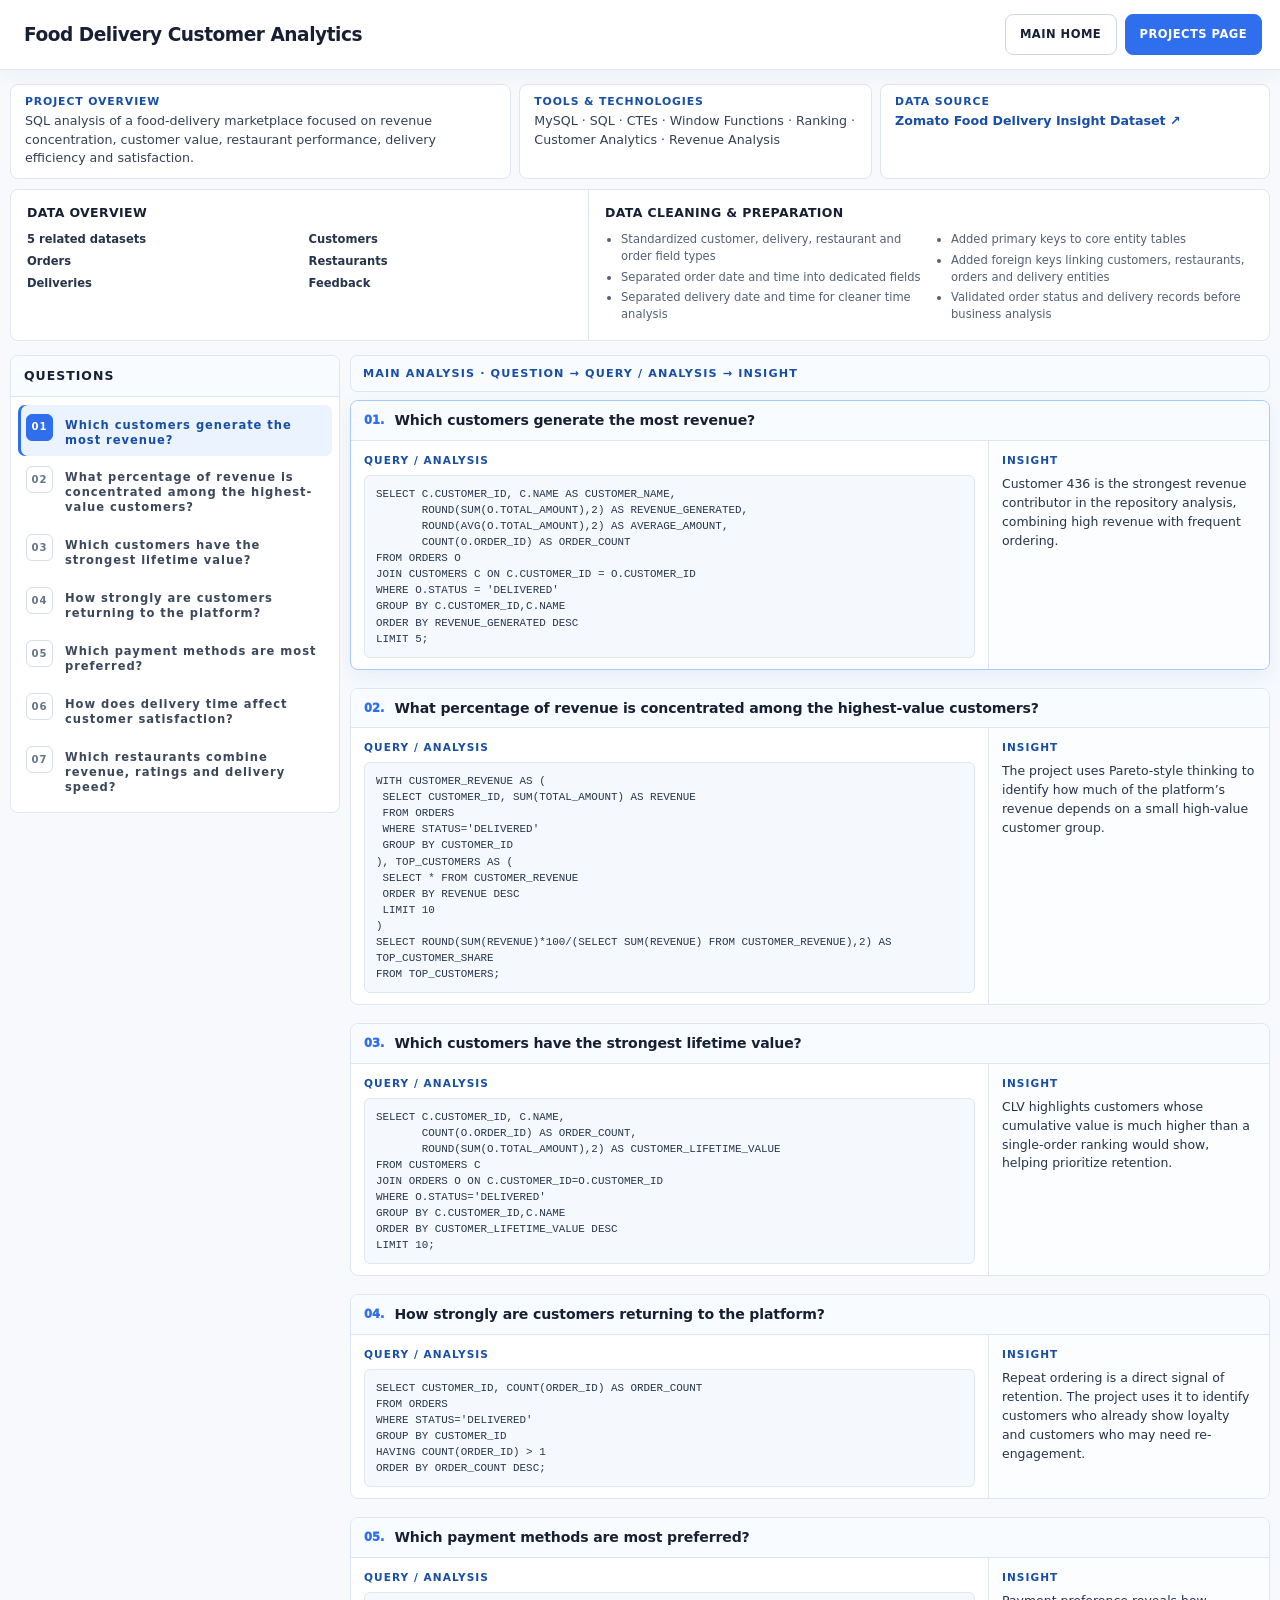
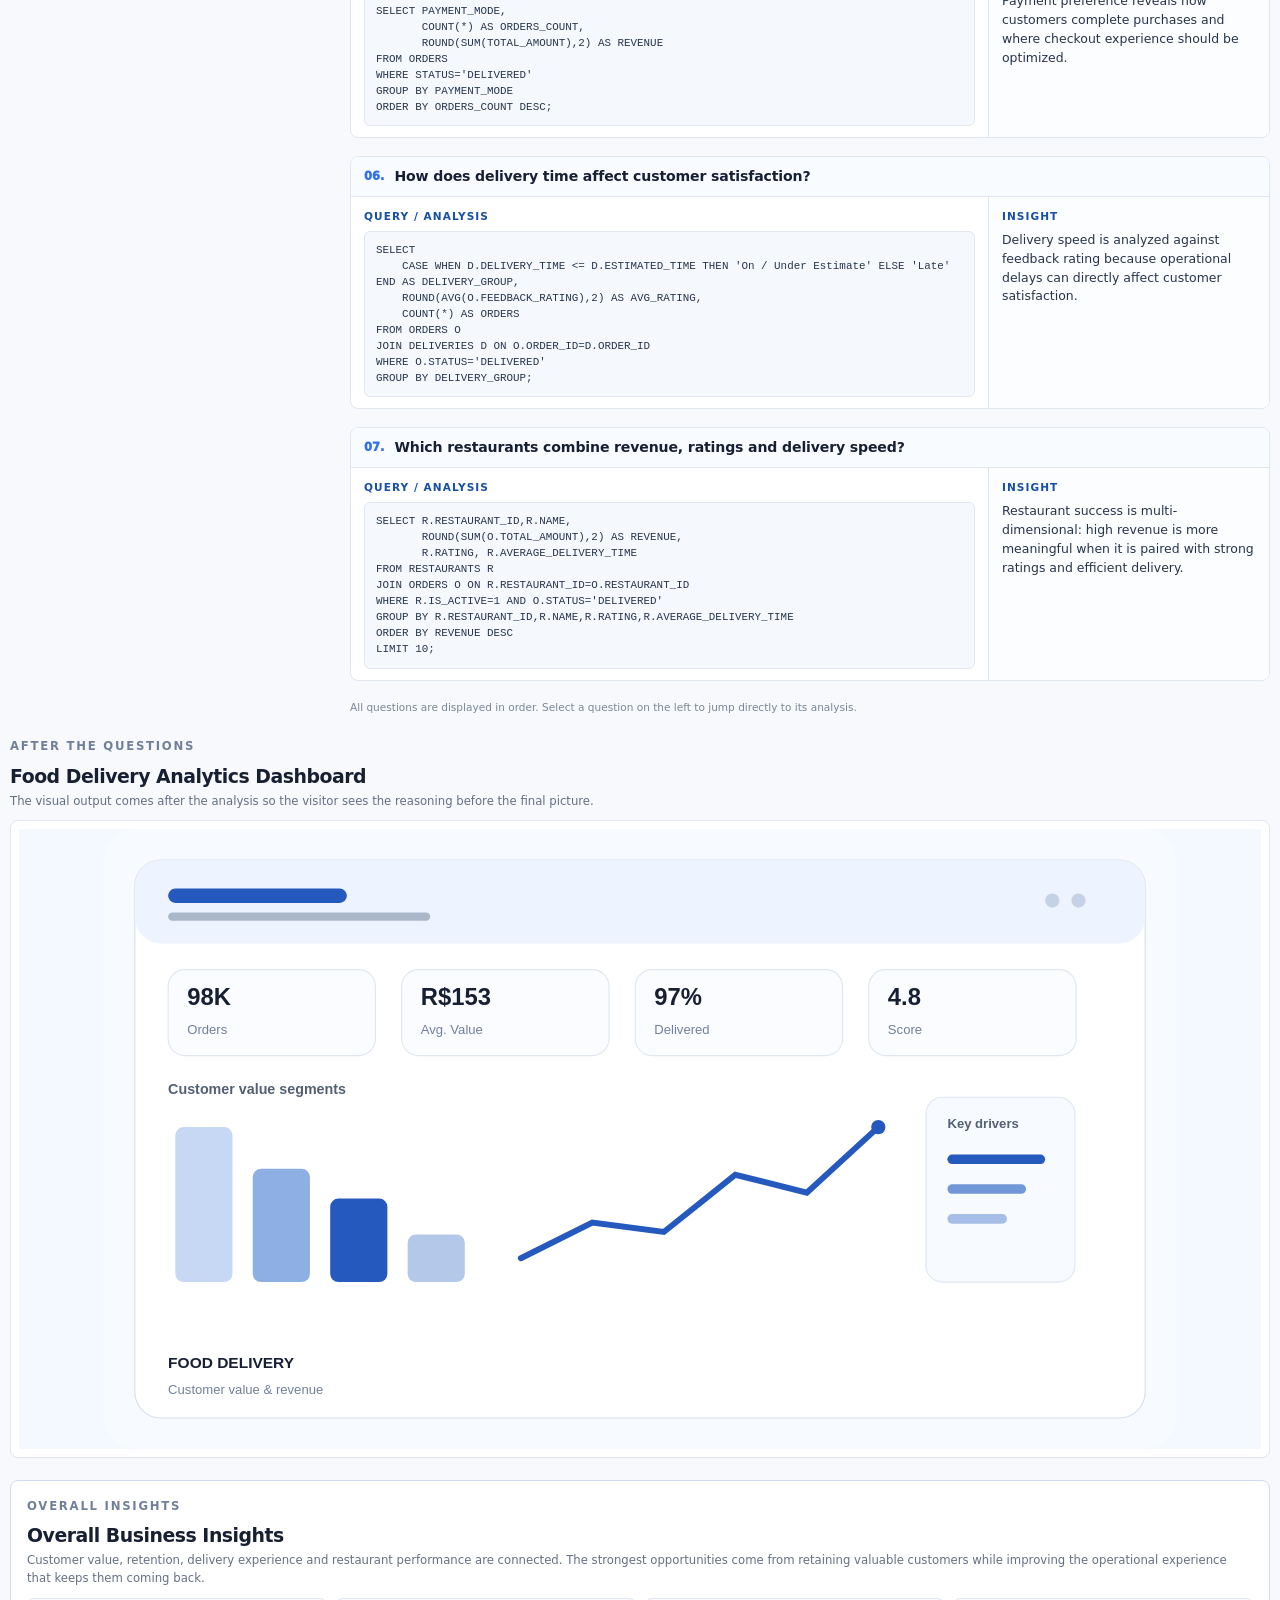
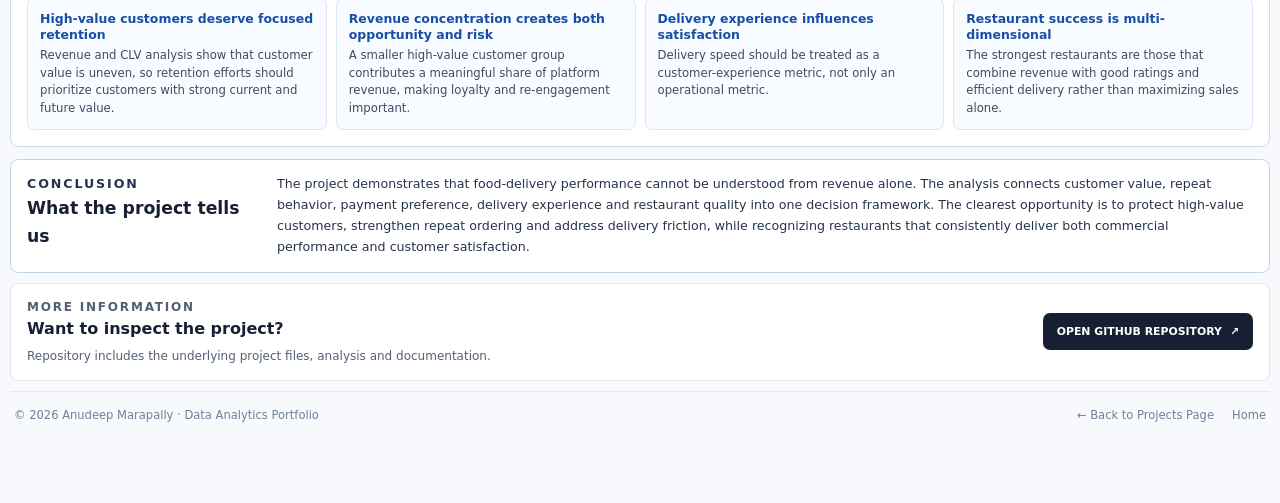
<file: food-delivery-customer-analytics.html>
<!DOCTYPE html>
<html lang="en"><head><meta charset="utf-8"/><meta content="width=device-width,initial-scale=1.0" name="viewport"/><meta content="Food Delivery Customer Analytics — Anudeep Marapally" name="description"/><title>Food Delivery Customer Analytics | Anudeep Marapally</title><link href="style.css" rel="stylesheet"/>
<style>
.project-page{--pp-bg:#f7f9fc;--pp-card:#fff;--pp-text:#172033;--pp-muted:#657085;--pp-blue:#2f6fed;--pp-blue2:#174ea6;--pp-line:#dfe6ef;--pp-soft:#eef5ff;background:var(--pp-bg);color:var(--pp-text);min-height:100vh}
.project-page *{box-sizing:border-box}.project-page a{text-decoration:none;color:inherit}.project-header{position:sticky;top:0;z-index:30;display:grid;grid-template-columns:minmax(280px,1fr) auto;align-items:stretch;min-height:70px;background:#fff;border-bottom:1px solid var(--pp-line);box-shadow:0 4px 18px rgba(35,59,91,.05)}
.project-title{display:flex;align-items:center;padding:14px 24px;font-size:1.16rem;font-weight:850;letter-spacing:-.025em;min-width:0}.project-title span{overflow:hidden;text-overflow:ellipsis;white-space:nowrap}.project-actions{display:flex;align-items:center;gap:8px;padding:10px 18px}.project-action{display:inline-flex;align-items:center;justify-content:center;min-width:112px;padding:10px 14px;border:1px solid #c9d7ec;border-radius:8px;background:#fff;color:#244d8e;font-size:.72rem;font-weight:850;letter-spacing:.04em}.project-action.primary{background:var(--pp-blue);border-color:var(--pp-blue);color:#fff}.project-action:hover{transform:translateY(-1px);box-shadow:0 5px 15px rgba(47,111,237,.14)}
.project-main{width:min(1540px,100%);margin:0 auto;padding:14px 16px 65px}.project-cards{display:grid;grid-template-columns:1.35fr .95fr 1.05fr;gap:10px;margin-bottom:10px}.info-card{min-height:82px;padding:12px 16px;border:1px solid var(--pp-line);border-radius:8px;background:#fff}.card-label{display:block;margin-bottom:6px;color:#3b67b1;font-size:.66rem;font-weight:900;letter-spacing:.1em;text-transform:uppercase}.info-card p{margin:0;color:#4e5b6f;font-size:.78rem;line-height:1.45}.info-card a{color:var(--pp-blue);font-weight:800}.data-area{display:grid;grid-template-columns:1fr 1.18fr;gap:0;border:1px solid var(--pp-line);border-radius:8px;background:#fff;margin-bottom:14px}.data-block{padding:13px 16px;min-width:0}.data-block+.data-block{border-left:1px solid var(--pp-line)}.data-block h3{margin:0 0 8px;font-size:.78rem;letter-spacing:.03em}.data-grid{display:grid;grid-template-columns:repeat(2,minmax(0,1fr));gap:5px 18px}.data-item{font-size:.72rem;color:#536074;line-height:1.45}.data-item b{color:#26344b}.clean-list{margin:0;padding-left:16px;color:#536074;font-size:.72rem;line-height:1.45;columns:2;column-gap:28px}.clean-list li{break-inside:avoid;margin-bottom:4px}
.analysis-shell{display:grid;grid-template-columns:292px minmax(0,1fr);gap:12px;align-items:start}.question-sidebar{position:sticky;top:84px;max-height:calc(100vh - 98px);overflow:auto;border:1px solid var(--pp-line);border-radius:8px;background:#fff}.questions-heading{display:flex;justify-content:space-between;align-items:center;padding:12px 14px;border-bottom:1px solid var(--pp-line);font-size:.72rem;font-weight:900;letter-spacing:.08em}.questions-heading small{color:#7b8799;font-size:.58rem;letter-spacing:.05em}.question-list{padding:7px}.question-link{width:100%;display:grid;grid-template-columns:31px 1fr;gap:8px;align-items:start;text-align:left;padding:8px 7px;margin:1px 0;border:0;border-radius:7px;background:transparent;color:#566276;cursor:pointer}.question-link span{display:grid;place-items:center;width:27px;height:27px;border:1px solid #d6deea;border-radius:6px;color:#65758c;font-size:.63rem;font-weight:900}.question-link strong{font-size:.69rem;line-height:1.3;font-weight:700;padding-top:4px}.question-link:hover{background:#f2f7ff;color:#2457aa}.question-link:focus,.question-link:active{background:#eaf3ff;color:#1d55b0;box-shadow:inset 3px 0 0 var(--pp-blue)}.question-link:focus span,.question-link:active span{background:var(--pp-blue);border-color:var(--pp-blue);color:#fff}
.analysis-main{min-width:0}.main-tab-label{margin:0 0 8px;padding:9px 12px;border:1px solid var(--pp-line);border-radius:7px;background:#fff;color:#5d6b80;font-size:.67rem;font-weight:900;letter-spacing:.1em}.question-panel{scroll-margin-top:90px;margin-bottom:10px;border:1px solid var(--pp-line);border-radius:8px;background:#fff;overflow:hidden}.question-panel + .question-panel{position:relative;margin-top:14px}.question-panel + .question-panel::before{content:"";position:absolute;left:0;right:0;top:-8px;height:1px;background:#cbd7e8}.question-panel:target{border-color:#9fc2fb;box-shadow:0 8px 22px rgba(47,111,237,.08)}.question-head{display:flex;align-items:center;gap:10px;padding:9px 12px;border-bottom:1px solid var(--pp-line);background:#fbfdff}.q-num{flex:0 0 auto;color:var(--pp-blue);font-size:.7rem;font-weight:950}.question-head h2{margin:0;font-size:.82rem;line-height:1.2;white-space:nowrap;overflow:hidden;text-overflow:ellipsis;letter-spacing:-.01em}.question-body{display:grid;grid-template-columns:minmax(0,1.7fr) minmax(260px,.75fr);gap:0}.query-block{min-width:0;padding:11px 13px}.insight-block{padding:11px 13px;border-left:1px solid var(--pp-line);background:#fbfdff}.block-label{margin-bottom:6px;color:#3266b8;font-size:.61rem;font-weight:900;letter-spacing:.1em}.query-block pre{margin:0;max-height:none;overflow:visible;white-space:pre-wrap;word-break:break-word;background:#f5f8fc;border:1px solid #e0e7f0;border-radius:6px;padding:10px 11px;color:#26364d;font:500 .64rem/1.42 ui-monospace,SFMono-Regular,Menlo,Monaco,Consolas,"Liberation Mono",monospace}.insight-block p{margin:0;color:#4f5c70;font-size:.74rem;line-height:1.52}.insight-highlight{color:#137b4b;font-weight:850}.analysis-note{margin:8px 0 0;color:#7a8799;font-size:.66rem}
.dashboard-section{margin-top:22px;scroll-margin-top:90px}.section-heading{margin-bottom:9px}.section-heading h2{margin:0 0 4px;font-size:1.18rem;letter-spacing:-.025em}.section-heading p:last-child{margin:0;color:var(--pp-muted);font-size:.73rem}.dashboard-frame{border:1px solid var(--pp-line);border-radius:8px;background:#fff;overflow:hidden;padding:8px}.dashboard-frame img{display:block;width:100%;max-height:620px;object-fit:contain;background:#f4f8ff}.dashboard-frame .dash-placeholder{min-height:280px;display:grid;place-items:center;color:#71809a;background:#f4f8ff;font-size:.8rem}.dashboard-link-row{display:flex;justify-content:flex-end;margin-top:8px}.dashboard-link{display:inline-flex;padding:9px 14px;border-radius:7px;background:var(--pp-blue);color:#fff!important;font-size:.68rem;font-weight:900}.conclusion-section,.repo-section{margin-top:10px;padding:14px 16px;border:1px solid var(--pp-line);border-radius:8px;background:#fff}.conclusion-section{display:grid;grid-template-columns:230px 1fr;gap:20px;align-items:start}.conclusion-section h2,.repo-section h2{margin:0 0 5px;font-size:1rem}.conclusion-section p,.repo-section p{margin:0;color:#536074;font-size:.75rem;line-height:1.55}.repo-section{display:flex;justify-content:space-between;align-items:center;gap:20px}.github-button{display:inline-flex;align-items:center;gap:8px;white-space:nowrap;padding:10px 14px;border-radius:7px;background:#172033;color:#fff!important;font-size:.68rem;font-weight:900}.detail-footer{display:flex;justify-content:space-between;margin-top:10px;padding:14px 4px;color:#71809a;font-size:.72rem}.detail-footer a:hover{color:var(--pp-blue)}.detail-footer .footer-links{display:flex;gap:18px;align-items:center}.detail-footer span{white-space:nowrap}
@media(max-width:1000px){.project-cards{grid-template-columns:1fr 1fr}.project-cards .info-card:first-child{grid-column:1/-1}.analysis-shell{grid-template-columns:250px minmax(0,1fr)}.question-body{grid-template-columns:1fr}.insight-block{border-left:0;border-top:1px solid var(--pp-line)}}
@media(max-width:760px){.project-header{position:relative;grid-template-columns:1fr}.project-title{padding:13px 16px}.project-actions{padding:0 16px 12px}.project-action{flex:1}.project-main{padding:10px 10px 45px}.project-cards{grid-template-columns:1fr}.project-cards .info-card:first-child{grid-column:auto}.data-area{grid-template-columns:1fr}.data-block+.data-block{border-left:0;border-top:1px solid var(--pp-line)}.clean-list{columns:1}.analysis-shell{display:block}.question-sidebar{position:relative;top:auto;max-height:none;margin-bottom:10px}.question-list{display:grid;grid-template-columns:1fr 1fr;gap:2px}.question-link{margin:0}.question-head h2{white-space:normal}.question-body{grid-template-columns:1fr}.insight-block{border-left:0;border-top:1px solid var(--pp-line)}.conclusion-section{grid-template-columns:1fr;gap:8px}.repo-section{display:grid}.github-button{justify-content:center}}
</style>
<style>
/* v12 project-detail refinements */
.project-page .project-main{width:min(1680px,100%);padding-left:10px;padding-right:10px}
.project-page .project-cards{gap:8px}
.project-page .info-card{min-height:68px;padding:10px 14px}
.project-page .card-label{font-size:.72rem;color:#1d55b0;letter-spacing:.075em;margin-bottom:4px}
.project-page .info-card p{font-size:.82rem;color:#26344b;line-height:1.42;font-weight:560}
.project-page .info-card a{color:#174ea6;font-weight:800}
.project-page .questions-heading{padding:10px 13px;color:#172033;font-size:.78rem;background:#f8fbff}
.project-page .questions-heading small{display:none}
.project-page .analysis-shell{grid-template-columns:330px minmax(0,1fr);gap:10px}
.project-page .question-sidebar{top:82px}
.project-page .question-link{padding:9px 8px}
.project-page .question-link strong{font-size:.72rem;color:#3b485c}
.project-page .question-link.active{background:#eaf3ff;color:#174ea6;box-shadow:inset 3px 0 0 #2f6fed}
.project-page .question-link.active strong{color:#174ea6;font-weight:850}
.project-page .question-link.active span{background:#2f6fed;border-color:#2f6fed;color:#fff}
.project-page .question-panel{margin-bottom:18px}
.project-page .question-panel + .question-panel{margin-top:18px}
.project-page .question-panel + .question-panel::before{top:-10px;background:#9eb1ca;height:2px}
.project-page .question-panel.is-active{border-color:#a9c8f7;box-shadow:0 7px 20px rgba(47,111,237,.08)}
.project-page .question-head{padding:10px 13px;background:#f8fbff}
.project-page .question-head h2{font-size:.88rem;color:#172033}
.project-page .q-num{font-size:.72rem}
.project-page .block-label{font-size:.66rem;color:#174ea6}
.project-page .query-block pre{font-size:.68rem;line-height:1.48}
.project-page .insight-block p{font-size:.78rem;color:#26344b}
.project-page .main-tab-label{font-size:.7rem;color:#174ea6;background:#f8fbff;font-weight:900}
.project-page .overall-insights{margin-top:22px;padding:16px;border:1px solid #cfdbea;border-radius:8px;background:#fff}
.project-page .overall-insights .section-heading{margin-bottom:11px}
.project-page .overall-insights .section-heading h2{color:#172033}
.project-page .overall-grid{display:grid;grid-template-columns:repeat(4,minmax(0,1fr));gap:9px}
.project-page .overall-item{padding:12px;border:1px solid #dfe6ef;border-radius:7px;background:#f8fbff}
.project-page .overall-item h3{margin:0 0 5px;color:#174ea6;font-size:.78rem;line-height:1.25}
.project-page .overall-item p{margin:0;color:#3f4c60;font-size:.73rem;line-height:1.5}
.project-page .overall-intro{margin:0;color:#536074;font-size:.76rem;line-height:1.55}
.project-page .conclusion-section{margin-top:12px;border-color:#c6d4e5;background:#fff}
.project-page .conclusion-section h2{color:#172033;font-size:1.08rem}
.project-page .conclusion-section p{font-size:.79rem;color:#26344b;line-height:1.65}
@media(max-width:1100px){.project-page .analysis-shell{grid-template-columns:285px minmax(0,1fr)}.project-page .overall-grid{grid-template-columns:1fr 1fr}}
@media(max-width:760px){.project-page .project-main{padding-left:10px;padding-right:10px}.project-page .analysis-shell{grid-template-columns:1fr}.project-page .overall-grid{grid-template-columns:1fr}}
</style>
<style>
/* Project-view responsive fix: questions are always one per row.
   On smaller screens the Questions panel sits above Main Analysis. */
.project-page .question-list{
  display:block !important;
}
.project-page .question-link{
  display:grid !important;
  grid-template-columns:31px minmax(0,1fr) !important;
  width:100% !important;
  margin:1px 0 !important;
}
@media (max-width:900px){
  .project-page .analysis-shell{
    display:block !important;
  }
  .project-page .question-sidebar{
    position:relative !important;
    top:auto !important;
    max-height:none !important;
    width:100% !important;
    margin-bottom:10px !important;
  }
  .project-page .analysis-main{
    width:100% !important;
  }
}
</style>

</head><body class="project-page" id="top">
<header class="project-header"><a class="project-title" href="projects.html"><span>Food Delivery Customer Analytics</span></a><div class="project-actions"><a class="project-action" href="index.html">MAIN HOME</a><a class="project-action primary" href="projects.html">PROJECTS PAGE</a></div></header>
<main class="project-main">
<section class="project-cards"><div class="info-card"><span class="card-label">PROJECT OVERVIEW</span><p>SQL analysis of a food-delivery marketplace focused on revenue concentration, customer value, restaurant performance, delivery efficiency and satisfaction.</p></div><div class="info-card"><span class="card-label">TOOLS &amp; TECHNOLOGIES</span><p>MySQL · SQL · CTEs · Window Functions · Ranking · Customer Analytics · Revenue Analysis</p></div><div class="info-card"><span class="card-label">DATA SOURCE</span><p><a href="https://www.kaggle.com/datasets/ivasanthp/zomato-food-delivery-insight-data" rel="noopener noreferrer" target="_blank">Zomato Food Delivery Insight Dataset ↗</a></p></div></section>
<section class="data-area"><div class="data-block"><h3>DATA OVERVIEW</h3><div class="data-grid"><div class="data-item"><b>5 related datasets</b></div><div class="data-item"><b>Customers</b></div><div class="data-item"><b>Orders</b></div><div class="data-item"><b>Restaurants</b></div><div class="data-item"><b>Deliveries</b></div><div class="data-item"><b>Feedback</b></div></div></div><div class="data-block"><h3>DATA CLEANING &amp; PREPARATION</h3><ul class="clean-list"><li>Standardized customer, delivery, restaurant and order field types</li><li>Separated order date and time into dedicated fields</li><li>Separated delivery date and time for cleaner time analysis</li><li>Added primary keys to core entity tables</li><li>Added foreign keys linking customers, restaurants, orders and delivery entities</li><li>Validated order status and delivery records before business analysis</li></ul></div></section>
<section class="analysis-shell"><aside class="question-sidebar"><div class="questions-heading"><span>QUESTIONS</span></div><nav aria-label="Project questions" class="question-list"><a class="question-link" href="#q1"><span>01</span><strong>Which customers generate the most revenue?</strong></a><a class="question-link" href="#q2"><span>02</span><strong>What percentage of revenue is concentrated among the highest-value customers?</strong></a><a class="question-link" href="#q3"><span>03</span><strong>Which customers have the strongest lifetime value?</strong></a><a class="question-link" href="#q4"><span>04</span><strong>How strongly are customers returning to the platform?</strong></a><a class="question-link" href="#q5"><span>05</span><strong>Which payment methods are most preferred?</strong></a><a class="question-link" href="#q6"><span>06</span><strong>How does delivery time affect customer satisfaction?</strong></a><a class="question-link" href="#q7"><span>07</span><strong>Which restaurants combine revenue, ratings and delivery speed?</strong></a></nav></aside><section class="analysis-main"><div class="main-tab-label">MAIN ANALYSIS · QUESTION → QUERY / ANALYSIS → INSIGHT</div><article class="question-panel" id="q1">
<div class="question-head"><span class="q-num">01.</span><h2>Which customers generate the most revenue?</h2></div>
<div class="question-body"><section class="query-block"><div class="block-label">QUERY / ANALYSIS</div><pre><code>SELECT C.CUSTOMER_ID, C.NAME AS CUSTOMER_NAME,
       ROUND(SUM(O.TOTAL_AMOUNT),2) AS REVENUE_GENERATED,
       ROUND(AVG(O.TOTAL_AMOUNT),2) AS AVERAGE_AMOUNT,
       COUNT(O.ORDER_ID) AS ORDER_COUNT
FROM ORDERS O
JOIN CUSTOMERS C ON C.CUSTOMER_ID = O.CUSTOMER_ID
WHERE O.STATUS = 'DELIVERED'
GROUP BY C.CUSTOMER_ID,C.NAME
ORDER BY REVENUE_GENERATED DESC
LIMIT 5;</code></pre></section><section class="insight-block"><div class="block-label">INSIGHT</div><p>Customer 436 is the strongest revenue contributor in the repository analysis, combining high revenue with frequent ordering.</p></section></div></article><article class="question-panel" id="q2">
<div class="question-head"><span class="q-num">02.</span><h2>What percentage of revenue is concentrated among the highest-value customers?</h2></div>
<div class="question-body"><section class="query-block"><div class="block-label">QUERY / ANALYSIS</div><pre><code>WITH CUSTOMER_REVENUE AS (
 SELECT CUSTOMER_ID, SUM(TOTAL_AMOUNT) AS REVENUE
 FROM ORDERS
 WHERE STATUS='DELIVERED'
 GROUP BY CUSTOMER_ID
), TOP_CUSTOMERS AS (
 SELECT * FROM CUSTOMER_REVENUE
 ORDER BY REVENUE DESC
 LIMIT 10
)
SELECT ROUND(SUM(REVENUE)*100/(SELECT SUM(REVENUE) FROM CUSTOMER_REVENUE),2) AS TOP_CUSTOMER_SHARE
FROM TOP_CUSTOMERS;</code></pre></section><section class="insight-block"><div class="block-label">INSIGHT</div><p>The project uses Pareto-style thinking to identify how much of the platform’s revenue depends on a small high-value customer group.</p></section></div></article><article class="question-panel" id="q3">
<div class="question-head"><span class="q-num">03.</span><h2>Which customers have the strongest lifetime value?</h2></div>
<div class="question-body"><section class="query-block"><div class="block-label">QUERY / ANALYSIS</div><pre><code>SELECT C.CUSTOMER_ID, C.NAME,
       COUNT(O.ORDER_ID) AS ORDER_COUNT,
       ROUND(SUM(O.TOTAL_AMOUNT),2) AS CUSTOMER_LIFETIME_VALUE
FROM CUSTOMERS C
JOIN ORDERS O ON C.CUSTOMER_ID=O.CUSTOMER_ID
WHERE O.STATUS='DELIVERED'
GROUP BY C.CUSTOMER_ID,C.NAME
ORDER BY CUSTOMER_LIFETIME_VALUE DESC
LIMIT 10;</code></pre></section><section class="insight-block"><div class="block-label">INSIGHT</div><p>CLV highlights customers whose cumulative value is much higher than a single-order ranking would show, helping prioritize retention.</p></section></div></article><article class="question-panel" id="q4">
<div class="question-head"><span class="q-num">04.</span><h2>How strongly are customers returning to the platform?</h2></div>
<div class="question-body"><section class="query-block"><div class="block-label">QUERY / ANALYSIS</div><pre><code>SELECT CUSTOMER_ID, COUNT(ORDER_ID) AS ORDER_COUNT
FROM ORDERS
WHERE STATUS='DELIVERED'
GROUP BY CUSTOMER_ID
HAVING COUNT(ORDER_ID) &gt; 1
ORDER BY ORDER_COUNT DESC;</code></pre></section><section class="insight-block"><div class="block-label">INSIGHT</div><p>Repeat ordering is a direct signal of retention. The project uses it to identify customers who already show loyalty and customers who may need re-engagement.</p></section></div></article><article class="question-panel" id="q5">
<div class="question-head"><span class="q-num">05.</span><h2>Which payment methods are most preferred?</h2></div>
<div class="question-body"><section class="query-block"><div class="block-label">QUERY / ANALYSIS</div><pre><code>SELECT PAYMENT_MODE,
       COUNT(*) AS ORDERS_COUNT,
       ROUND(SUM(TOTAL_AMOUNT),2) AS REVENUE
FROM ORDERS
WHERE STATUS='DELIVERED'
GROUP BY PAYMENT_MODE
ORDER BY ORDERS_COUNT DESC;</code></pre></section><section class="insight-block"><div class="block-label">INSIGHT</div><p>Payment preference reveals how customers complete purchases and where checkout experience should be optimized.</p></section></div></article><article class="question-panel" id="q6">
<div class="question-head"><span class="q-num">06.</span><h2>How does delivery time affect customer satisfaction?</h2></div>
<div class="question-body"><section class="query-block"><div class="block-label">QUERY / ANALYSIS</div><pre><code>SELECT
    CASE WHEN D.DELIVERY_TIME &lt;= D.ESTIMATED_TIME THEN 'On / Under Estimate' ELSE 'Late' END AS DELIVERY_GROUP,
    ROUND(AVG(O.FEEDBACK_RATING),2) AS AVG_RATING,
    COUNT(*) AS ORDERS
FROM ORDERS O
JOIN DELIVERIES D ON O.ORDER_ID=D.ORDER_ID
WHERE O.STATUS='DELIVERED'
GROUP BY DELIVERY_GROUP;</code></pre></section><section class="insight-block"><div class="block-label">INSIGHT</div><p>Delivery speed is analyzed against feedback rating because operational delays can directly affect customer satisfaction.</p></section></div></article><article class="question-panel" id="q7">
<div class="question-head"><span class="q-num">07.</span><h2>Which restaurants combine revenue, ratings and delivery speed?</h2></div>
<div class="question-body"><section class="query-block"><div class="block-label">QUERY / ANALYSIS</div><pre><code>SELECT R.RESTAURANT_ID,R.NAME,
       ROUND(SUM(O.TOTAL_AMOUNT),2) AS REVENUE,
       R.RATING, R.AVERAGE_DELIVERY_TIME
FROM RESTAURANTS R
JOIN ORDERS O ON R.RESTAURANT_ID=O.RESTAURANT_ID
WHERE R.IS_ACTIVE=1 AND O.STATUS='DELIVERED'
GROUP BY R.RESTAURANT_ID,R.NAME,R.RATING,R.AVERAGE_DELIVERY_TIME
ORDER BY REVENUE DESC
LIMIT 10;</code></pre></section><section class="insight-block"><div class="block-label">INSIGHT</div><p>Restaurant success is multi-dimensional: high revenue is more meaningful when it is paired with strong ratings and efficient delivery.</p></section></div></article><p class="analysis-note">All questions are displayed in order. Select a question on the left to jump directly to its analysis.</p></section></section>
<section class="dashboard-section"><div class="section-heading"><p class="eyebrow">AFTER THE QUESTIONS</p><h2>Food Delivery Analytics Dashboard</h2><p>The visual output comes after the analysis so the visitor sees the reasoning before the final picture.</p></div><div class="dashboard-frame"><img alt="Food Delivery Analytics Dashboard" src="thumb-food.svg"/></div></section>
<section class="overall-insights"><div class="section-heading"><p class="eyebrow">OVERALL INSIGHTS</p><h2>Overall Business Insights</h2><p class="overall-intro">Customer value, retention, delivery experience and restaurant performance are connected. The strongest opportunities come from retaining valuable customers while improving the operational experience that keeps them coming back.</p></div><div class="overall-grid"><article class="overall-item"><h3>High-value customers deserve focused retention</h3><p>Revenue and CLV analysis show that customer value is uneven, so retention efforts should prioritize customers with strong current and future value.</p></article><article class="overall-item"><h3>Revenue concentration creates both opportunity and risk</h3><p>A smaller high-value customer group contributes a meaningful share of platform revenue, making loyalty and re-engagement important.</p></article><article class="overall-item"><h3>Delivery experience influences satisfaction</h3><p>Delivery speed should be treated as a customer-experience metric, not only an operational metric.</p></article><article class="overall-item"><h3>Restaurant success is multi-dimensional</h3><p>The strongest restaurants are those that combine revenue with good ratings and efficient delivery rather than maximizing sales alone.</p></article></div></section><section class="conclusion-section"><div><p class="eyebrow">CONCLUSION</p><h2>What the project tells us</h2></div><p>The project demonstrates that food-delivery performance cannot be understood from revenue alone. The analysis connects customer value, repeat behavior, payment preference, delivery experience and restaurant quality into one decision framework. The clearest opportunity is to protect high-value customers, strengthen repeat ordering and address delivery friction, while recognizing restaurants that consistently deliver both commercial performance and customer satisfaction.</p></section>
<section class="repo-section"><div><p class="eyebrow">MORE INFORMATION</p><h2>Want to inspect the project?</h2><p>Repository includes the underlying project files, analysis and documentation.</p></div><a class="github-button" href="https://github.com/Anudeep-Marapally/Food_Delivery_Customer_Analytics" rel="noopener noreferrer" target="_blank">OPEN GITHUB REPOSITORY <span>↗</span></a></section>
<footer class="site-footer detail-footer"><span>© 2026 Anudeep Marapally · Data Analytics Portfolio</span><div class="footer-links"><a href="projects.html">← Back to Projects Page</a><a href="index.html">Home</a></div></footer>
</main>
</html>

<style>
/* v13 project-detail-only refinements: synchronized question navigation + consistent tab typography */
.project-page .question-sidebar{
  position:sticky;
  top:84px;
  max-height:calc(100vh - 98px);
  overflow-y:auto;
  overscroll-behavior:contain;
  scrollbar-width:thin;
}
.project-page .question-link{
  transition:background-color .18s ease, color .18s ease, box-shadow .18s ease, transform .18s ease;
}
.project-page .question-link.active{
  background:#eaf3ff;
  color:#174ea6;
  box-shadow:inset 3px 0 0 #2f6fed;
}
.project-page .question-link.active strong{color:#174ea6;font-weight:850}
.project-page .question-link.active span{background:#2f6fed;border-color:#2f6fed;color:#fff}
.project-page .question-sidebar .question-link.active{
  scroll-margin-top:8px;
  scroll-margin-bottom:8px;
}

/* Keep the three top information tabs visually consistent: clear title vs matter hierarchy. */
.project-page .info-card{font-family:Inter,ui-sans-serif,system-ui,-apple-system,"Segoe UI",Roboto,Arial,sans-serif}
.project-page .info-card .card-label{
  color:#174ea6;
  font-size:.68rem;
  line-height:1.2;
  font-weight:800;
  letter-spacing:.08em;
  text-transform:uppercase;
}
.project-page .info-card p{
  color:#334155;
  font-size:.79rem;
  line-height:1.48;
  font-weight:500;
}
.project-page .info-card a{color:#174ea6;font-weight:650}
</style>
<script>
document.addEventListener('DOMContentLoaded', function () {
  const panels = Array.from(document.querySelectorAll('.question-panel[id]'));
  const links = Array.from(document.querySelectorAll('.question-link[href^="#"]'));
  const sidebar = document.querySelector('.question-sidebar');
  if (!panels.length || !links.length) return;

  const linkFor = (id) => links.find(link => link.getAttribute('href') === '#' + id);

  const setActive = (id, moveSidebar = true) => {
    links.forEach(link => {
      const active = link.getAttribute('href') === '#' + id;
      link.classList.toggle('active', active);
      if (active) link.setAttribute('aria-current', 'step');
      else link.removeAttribute('aria-current');
    });

    panels.forEach(panel => panel.classList.toggle('is-active', panel.id === id));

    // Keep the active question visible inside the left panel. This makes the
    // question list travel with the analysis instead of appearing frozen.
    if (moveSidebar) {
      const activeLink = linkFor(id);
      if (activeLink && sidebar) {
        const linkRect = activeLink.getBoundingClientRect();
        const sideRect = sidebar.getBoundingClientRect();
        const heading = sidebar.querySelector('.questions-heading');
        const headingHeight = heading ? heading.getBoundingClientRect().height : 0;
        const topLimit = sideRect.top + headingHeight + 6;
        const bottomLimit = sideRect.bottom - 8;
        if (linkRect.top < topLimit || linkRect.bottom > bottomLimit) {
          activeLink.scrollIntoView({behavior:'smooth', block:'nearest'});
        }
      }
    }
  };

  // Pick the question whose heading is closest to the reading position.
  const updateFromScroll = () => {
    const marker = window.scrollY + Math.min(150, window.innerHeight * 0.24);
    let current = panels[0];
    for (const panel of panels) {
      if (panel.offsetTop <= marker) current = panel;
      else break;
    }
    setActive(current.id, true);
  };

  let ticking = false;
  window.addEventListener('scroll', () => {
    if (!ticking) {
      window.requestAnimationFrame(() => {
        updateFromScroll();
        ticking = false;
      });
      ticking = true;
    }
  }, {passive:true});

  links.forEach(link => {
    link.addEventListener('click', function (event) {
      event.preventDefault();
      const id = this.getAttribute('href').slice(1);
      const target = document.getElementById(id);
      if (!target) return;
      setActive(id, true);
      target.scrollIntoView({behavior:'smooth', block:'start'});
      history.replaceState(null, '', '#' + id);
    });
  });

  // Respect a question hash when the page opens; otherwise start at Q1.
  const initial = window.location.hash ? window.location.hash.slice(1) : panels[0].id;
  const initialPanel = document.getElementById(initial) || panels[0];
  setActive(initialPanel.id, true);
  if (window.location.hash && initialPanel) {
    setTimeout(() => initialPanel.scrollIntoView({behavior:'auto', block:'start'}), 0);
  }
});
</script>
</body></html>
</file>
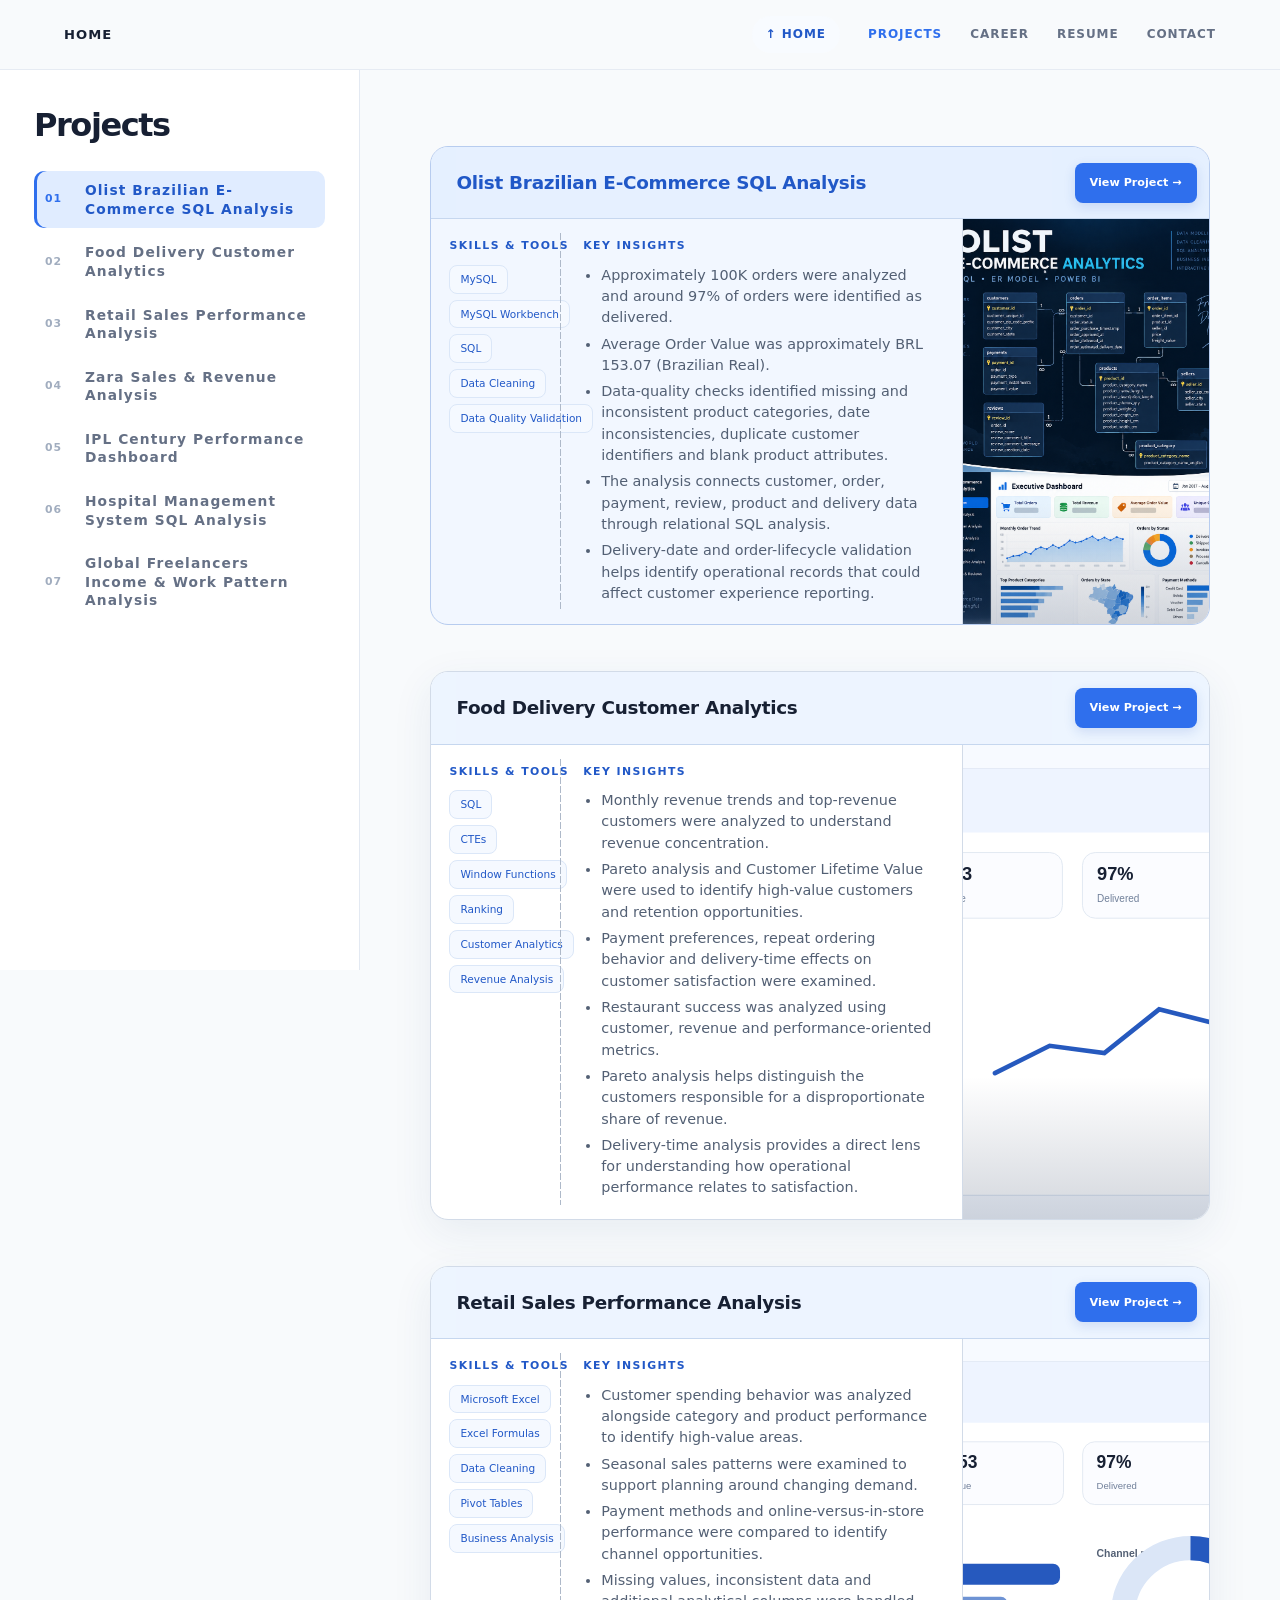
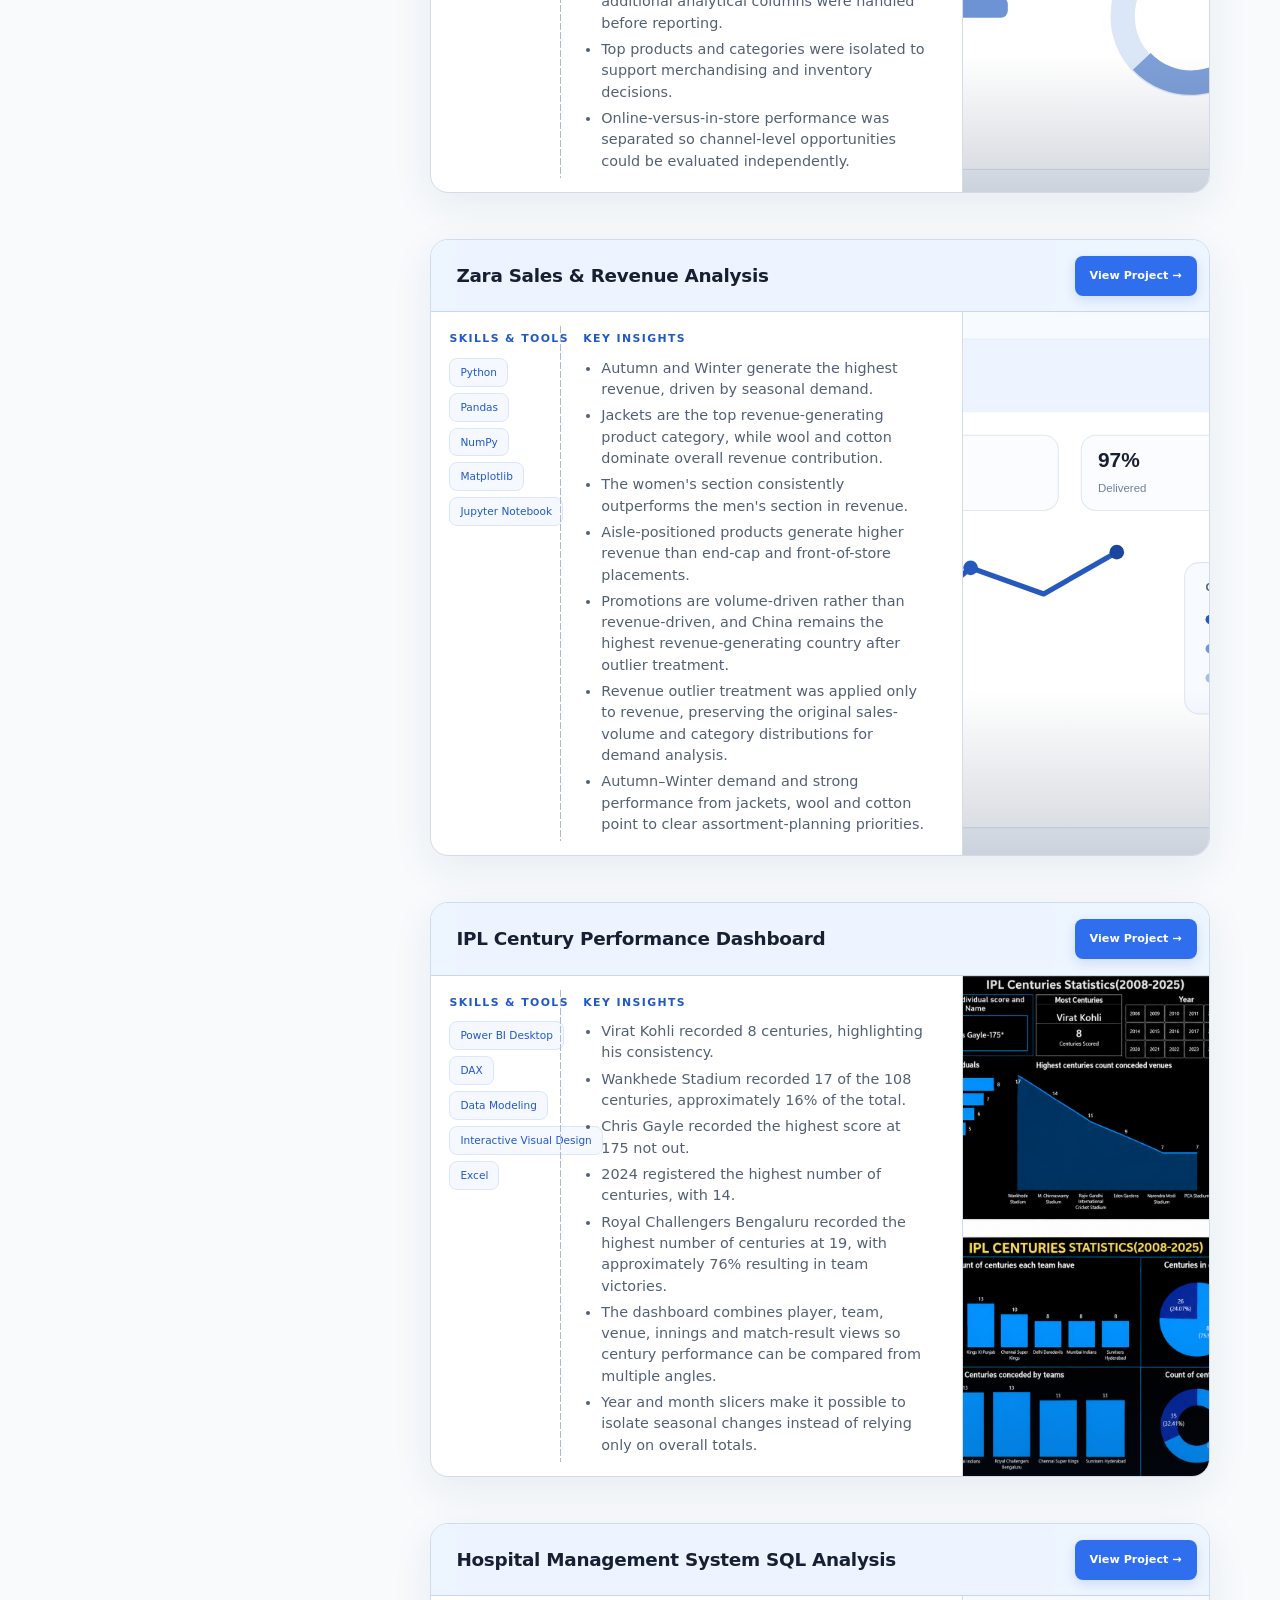
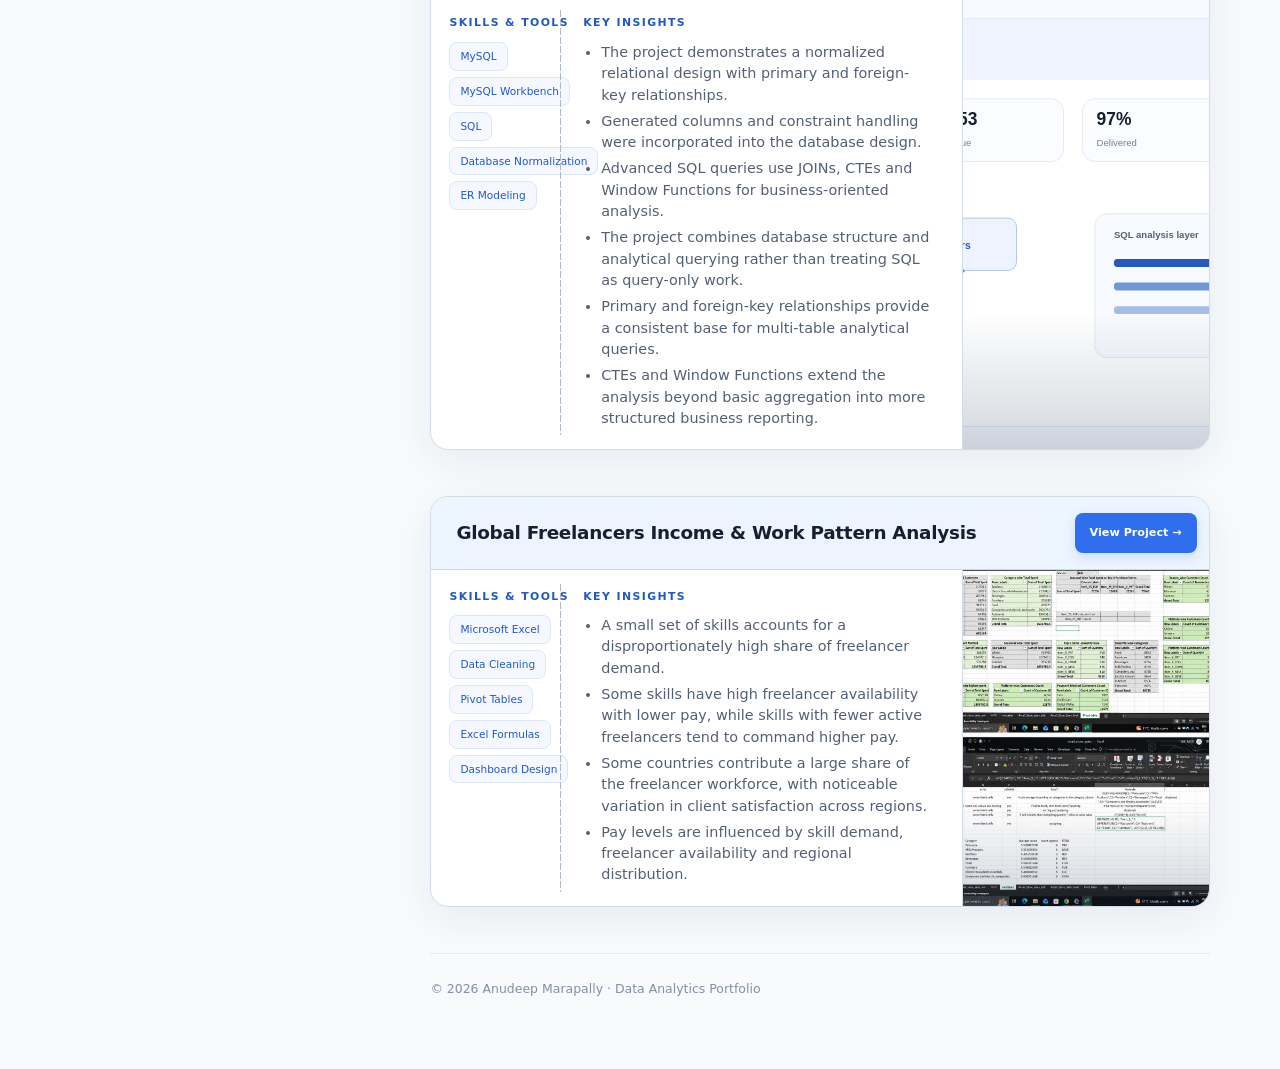
<file: projects.html>
<!DOCTYPE html>

<html lang="en">
<head>
<meta charset="utf-8"/><meta content="width=device-width,initial-scale=1.0" name="viewport"/>
<meta content="Anudeep Marapally — Data Analytics Projects" name="description"/>
<title>Projects | Anudeep Marapally</title>
<link href="style.css" rel="stylesheet"/>
<style>
.projects-body{margin:0;background:var(--bg);color:var(--text)}
.projects-layout,.detail-layout{width:min(1440px,100%);margin:0 auto;display:grid;grid-template-columns:360px minmax(0,1fr);min-height:100vh}
.projects-sidebar,.detail-sidebar{position:sticky;top:0;height:100vh;box-sizing:border-box;padding:40px 34px;background:var(--panel);border-right:1px solid var(--border);overflow:auto}
.projects-home-link,.detail-back{display:inline-flex;align-items:center;gap:7px;color:var(--text);font-size:.78rem;font-weight:850;letter-spacing:.1em}
.projects-home-link{margin-bottom:62px}
.projects-home-link:hover,.projects-nav a:hover,.detail-back:hover{color:var(--blue)}
.projects-side-heading{margin:0 0 10px;font-size:1.72rem;line-height:1.1;font-weight:850;letter-spacing:-.035em}
.projects-side-copy{margin:0 0 25px;color:var(--muted);font-size:.78rem;line-height:1.55}
.projects-side-rule{width:48px;height:3px;margin:0 0 28px;border-radius:99px;background:#9fc0f5}
.projects-nav{display:grid;gap:6px}
.projects-nav a{position:relative;display:grid;grid-template-columns:30px 1fr;gap:10px;align-items:center;padding:11px 12px;border-radius:10px;color:var(--muted);font-size:.86rem;font-weight:650;line-height:1.35;transition:background .2s ease,color .2s ease,transform .2s ease}
.projects-nav a .num{color:#a1adbf;font-size:.68rem;font-weight:850;letter-spacing:.08em}
.projects-nav a:hover{transform:translateX(3px)}
.projects-nav a.active{background:#eef6ff;color:#2158c7;box-shadow:inset 3px 0 0 #8eb6f8}
.projects-nav a.active .num{color:#5c8fe9}
.projects-content,.detail-content{min-width:0;padding:0 5.5vw 70px}
.projects-top-home{position:fixed;top:18px;right:24px;z-index:1000;display:inline-flex;align-items:center;gap:7px;padding:9px 14px;border:1px solid #d3e1f8;border-radius:999px;background:rgba(248,250,252,.94);backdrop-filter:blur(12px);box-shadow:0 8px 25px rgba(42,75,120,.1);color:var(--blue-dark);font-size:.72rem;font-weight:850;letter-spacing:.08em}
.projects-top-home:hover{background:#eef6ff}
.projects-intro{padding:62px 0 56px;max-width:820px}
.projects-intro h1{margin:0 0 14px;font-size:clamp(2.5rem,5vw,4.8rem);line-height:1;letter-spacing:-.055em;font-weight:850}
.projects-intro p:last-child{max-width:700px;color:var(--muted)}
.project-card{scroll-margin-top:90px;margin-bottom:46px;overflow:hidden;border:1px solid var(--border);border-radius:18px;background:#fff;box-shadow:var(--shadow);transition:background .25s ease,border-color .25s ease,box-shadow .25s ease}
.project-card.is-selected{background:#f7fbff;border-color:#c9dcf8;box-shadow:0 16px 45px rgba(47,111,237,.11),inset 3px 0 0 #9fc0f5}
.project-title-link{display:block;color:inherit}
.project-title{margin:0;padding:21px 25px;border-bottom:1px solid var(--border);font-size:1.13rem;font-weight:850;letter-spacing:-.015em}
.project-card.is-selected .project-title{color:#2158c7}
.project-title-link:hover .project-title{color:var(--blue)}
.project-grid{display:grid;grid-template-columns:.86fr 1.8fr 1.38fr;min-height:330px}
.project-column{min-width:0;padding:28px}
.project-column+.project-column{border-left:1px solid var(--border)}
.project-column h3{margin:0 0 16px;color:#71809a;font-size:.7rem;font-weight:850;letter-spacing:.13em;text-transform:uppercase}
.project-column p{margin:0;color:#536074;font-size:.88rem;line-height:1.7}
.tool-list{display:flex;flex-wrap:wrap;gap:6px;align-content:flex-start}
.tool-list span,.detail-tools span{padding:5px 8px;border-radius:999px;background:var(--soft);color:var(--blue-dark);font-size:.66rem;font-weight:750;white-space:nowrap}
.insight-list{margin:0;padding-left:18px;color:#536074;font-size:.85rem;line-height:1.62}
.insight-list li+li{margin-top:10px}
.project-thumbnail{position:relative;display:flex;align-items:stretch;justify-content:center;min-height:330px;padding:0;overflow:hidden;background:#f4f8ff}
.project-thumbnail img{width:100%;height:100%;min-height:330px;object-fit:cover;display:block}
.project-thumbnail .thumb-overlay{position:absolute;inset:0;display:flex;align-items:flex-end;justify-content:center;padding:0 22px 22px;background:linear-gradient(transparent 45%,rgba(15,31,58,.68));opacity:0;transition:opacity .2s ease}
.project-thumbnail:hover .thumb-overlay,.project-thumbnail:focus-visible .thumb-overlay{opacity:1}
.view-project{display:inline-flex;padding:9px 13px;border-radius:9px;background:var(--blue);color:#fff;font-size:.72rem;font-weight:850;box-shadow:0 5px 16px rgba(0,0,0,.14)}
.projects-footer{margin-top:70px;padding-top:25px;border-top:1px solid var(--border);color:#8490a3;font-size:.78rem}
.detail-top-home{display:block;width:max-content;margin:0 auto;padding:24px 10px;color:var(--blue-dark);font-size:.72rem;font-weight:850;letter-spacing:.08em}
.detail-hero{padding:62px 0 50px;max-width:900px}
.detail-hero h1{margin:0 0 16px;font-size:clamp(2.5rem,5vw,4.8rem);line-height:1;letter-spacing:-.055em;font-weight:850}
.detail-hero>p:last-of-type{max-width:720px;color:var(--muted);line-height:1.7}
.detail-tools{display:flex;flex-wrap:wrap;gap:8px;margin-top:22px}
.detail-section{max-width:900px;padding-top:42px;scroll-margin-top:30px}
.detail-section h2{margin:0 0 18px;font-size:1.55rem;letter-spacing:-.03em}
.detail-section ul{margin:0;padding-left:20px;color:#536074;line-height:1.75}
.detail-section li+li{margin-top:12px}
.detail-dashboard{overflow:hidden;min-height:350px;border:1px solid var(--border);border-radius:18px;background:#fff;box-shadow:var(--shadow)}
.detail-dashboard img{width:100%;height:420px;object-fit:contain;display:block;background:#f4f8ff}
.detail-dashboard .fallback{min-height:350px;display:grid;place-items:center;padding:30px;text-align:center;color:var(--muted)}
.detail-nav{display:flex;justify-content:space-between;gap:20px;margin-top:65px;padding-top:25px;border-top:1px solid var(--border)}
.detail-nav a{color:var(--blue-dark);font-size:.82rem;font-weight:850}
.detail-nav a:hover{color:var(--blue)}
@media(max-width:1000px){.projects-layout,.detail-layout{grid-template-columns:300px minmax(0,1fr)}.projects-sidebar,.detail-sidebar{padding:36px 24px}.project-grid{grid-template-columns:1fr 1.45fr}.project-thumbnail{grid-column:1/-1;border-top:1px solid var(--border)}.project-column:nth-child(3){border-left:0}}
@media(max-width:760px){.projects-layout,.detail-layout{display:block}.projects-sidebar,.detail-sidebar{position:relative;height:auto;padding:28px 22px;border-right:0;border-bottom:1px solid var(--border)}.projects-home-link{margin-bottom:34px}.projects-content,.detail-content{padding:0 20px 45px}.projects-top-home{top:12px;right:14px}.projects-intro{padding-top:45px}.project-grid{grid-template-columns:1fr}.project-column+.project-column{border-left:0;border-top:1px solid var(--border)}.project-thumbnail{grid-column:auto;min-height:250px}.project-thumbnail img{min-height:250px}.detail-nav{display:grid;gap:14px}}

.project-topbar{position:sticky;top:0;z-index:50}
.project-topbar nav a.active,.project-topbar nav a:hover{color:var(--blue)}
.projects-sidebar{padding:38px 34px}
.projects-side-heading{margin:0 0 28px;font-size:2rem;line-height:1.1;font-weight:900;letter-spacing:-.045em;color:var(--text)}
.projects-side-rule{height:2px;margin:-12px 0 24px;background:repeating-linear-gradient(to right,#b2bfd1 0 7px,transparent 7px 9px)}
.projects-nav{gap:5px}
.projects-nav a{padding:10px 11px}
.projects-nav a.active{background:#e0ecff;color:var(--blue-dark);box-shadow:inset 3px 0 0 var(--blue)}
.projects-nav a.active .num{color:var(--blue)}
.projects-content{padding-top:0}
.projects-top-home{position:static;display:none}
.projects-intro{padding:45px 0 34px;max-width:none}
.projects-intro .eyebrow,.projects-intro p:last-child{display:none}
.projects-intro h1{margin:0;font-size:clamp(2rem,3.5vw,3.2rem);font-weight:900;letter-spacing:-.045em}
.project-card{border-color:#d2dbe8}
.project-card.is-selected{background:#f2f7ff;border-color:#b7ccef;box-shadow:0 13px 35px rgba(38,89,190,.08),inset 3px 0 0 var(--blue)}
.project-title{padding:17px 24px;font-size:1.15rem;font-weight:900}
.project-card.is-selected .project-title{color:var(--blue-dark)}
.project-grid{grid-template-columns:.68fr 2.12fr 1.3fr;min-height:300px}
.project-column{padding:20px 24px}
.project-column h3{margin:0 0 10px;font-weight:900;color:#63728a}
.project-column+.project-column{position:relative;border-left:0}
.project-column+.project-column:before{content:"";position:absolute;left:0;top:14px;bottom:14px;width:1px;background:repeating-linear-gradient(to bottom,#aeb9c9 0 7px,transparent 7px 9px)}
.project-column:nth-child(2){padding-left:23px;padding-right:30px}
.project-column:nth-child(2) h3{color:var(--blue-dark);font-size:.76rem}
.insight-list{font-size:.9rem;line-height:1.48}
.insight-list li+li{margin-top:5px}
.project-thumbnail{min-height:300px;background:#f4f8ff;border-left:1px solid #d2dbe8}
.project-thumbnail img{min-height:300px;object-fit:cover}
.project-thumbnail .view-project{position:absolute;left:50%;bottom:18px;transform:translateX(-50%);z-index:2;white-space:nowrap}
.project-thumbnail:after{content:"";position:absolute;inset:0;background:linear-gradient(to top,rgba(10,30,65,.18),transparent 30%);pointer-events:none}
.projects-footer{margin-top:45px}
@media(max-width:1000px){.project-grid{grid-template-columns:.8fr 1.8fr}.project-thumbnail{grid-column:1/-1;border-left:0;border-top:1px solid #d2dbe8}.project-column:nth-child(2):before{display:none}}
@media(max-width:760px){.projects-side-heading{font-size:1.8rem}.projects-intro{padding-top:35px}.project-grid{grid-template-columns:1fr}.project-column+.project-column:before{display:none}.project-column+.project-column{border-top:1px dashed #aeb9c9}.project-thumbnail{grid-column:auto;min-height:250px}.project-thumbnail img{min-height:250px}}

/* Final requested refinements */
.projects-side-rule{display:none}
.projects-scroll-home{position:fixed;top:84px;right:24px;z-index:1000;display:inline-flex;align-items:center;justify-content:center;width:40px;height:40px;padding:0;border:1px solid #b9d0f2;border-radius:50%;background:rgba(248,250,252,.97);backdrop-filter:blur(10px);box-shadow:0 7px 18px rgba(38,89,190,.14);color:var(--blue-dark);font-size:1.05rem;font-weight:900;line-height:1}
.projects-scroll-home:hover{background:#eaf2ff;transform:translateY(-1px)}
.projects-content{padding-top:38px; margin-top:1cm}
.projects-intro{padding-top:38px}
.projects-nav a.active{background:#e0ecff;color:var(--blue-dark)}
.project-card{margin-bottom:46px}
.project-card.is-selected{background:#f2f7ff;border-color:#b7ccef;box-shadow:none}
.project-title{position:relative;padding-right:150px;background:#edf4ff;border-bottom:1px solid #cbd8e9}
.project-card.is-selected .project-title{background:#e6f0ff;color:var(--blue-dark)}
.project-column h3,.project-column:nth-child(2) h3{font-size:.68rem;font-weight:900;color:var(--blue-dark);margin-top:-2px;white-space:nowrap}
.insight-list{line-height:1.48}
.insight-list li+li{margin-top:5px}
.project-title-link{display:block}
.title-view-project{position:absolute;right:20px;top:50%;transform:translateY(-50%);display:inline-flex;padding:8px 12px;border-radius:8px;background:var(--blue);color:#fff;font-size:.7rem;font-weight:850;box-shadow:0 4px 12px rgba(38,89,190,.16)}
.project-title-link:hover .title-view-project{background:var(--blue-dark)}
.project-thumbnail .view-project{display:none}
@media(max-width:760px){.projects-content{margin-top:0}.projects-scroll-home{top:78px;right:14px;width:38px;height:38px}.projects-content{padding-top:26px}.projects-intro{padding-top:32px}.project-title{padding-right:125px}.title-view-project{right:12px;padding:7px 9px;font-size:.66rem}.project-card.is-selected{box-shadow:none}}

/* Final requested refinements */
.project-topbar{position:sticky;top:0;z-index:1000}
.project-home-brand{display:inline-flex;align-items:center;gap:6px;padding:9px 14px;border:1px solid #c9d9ef;border-radius:999px;background:#f8fbff;color:var(--blue-dark);font-weight:850;letter-spacing:.08em}
.project-home-brand:hover{background:#eef6ff;color:var(--blue)}
.projects-scroll-home{display:none!important}
.project-title-row{position:relative;display:flex;align-items:center;min-height:68px;padding:0 18px 0 25px;background:#edf5ff;border-bottom:1px solid #c6d7ef}
.project-title-row .project-title-link{min-width:0;flex:1;display:block;color:inherit}
.project-title-row .project-title{padding:21px 0;margin:0;border-bottom:0}
.project-title-row .title-view-project{position:static;flex:0 0 auto;margin-left:18px}
.project-title-row:hover{background:#eaf3ff}
.project-card.is-selected .project-title-row{background:#e5f0ff}
@media(max-width:760px){.project-title-row{padding-left:18px;padding-right:12px}.project-title-row .project-title{padding:18px 0}.project-title-row .title-view-project{margin-left:10px;padding:7px 9px;font-size:.66rem}}

/* Latest requested refinements — Projects page only */
.project-home-brand{color:var(--text);background:transparent;border:0;padding:0;box-shadow:none}
.project-home-brand:hover{background:transparent;color:var(--blue)}
.project-topbar nav .right-home-link{display:inline-flex;align-items:center;justify-content:center;gap:6px;padding:9px 14px;border:0;border-radius:999px;background:#f8fbff;color:var(--blue-dark);font-weight:850;letter-spacing:.08em}
.project-topbar nav .right-home-link:hover{background:#eef6ff;color:var(--blue)}
.project-topbar nav .right-home-link.active-home{color:var(--blue-dark)}
.project-title-row{padding-right:12px}
.project-title-row .project-title-link{padding-right:145px}
.project-title-row .title-view-project{position:absolute;right:12px;top:50%;transform:translateY(-50%);margin:0;width:122px;min-height:40px;box-sizing:border-box;display:inline-flex;align-items:center;justify-content:center;padding:8px 12px;border-radius:8px}
.project-column:first-child{padding-left:18px;padding-right:30px}
.tool-list{padding-left:0}
.tool-list span{border-radius:8px;padding:5px 10px;border:1px solid #dbe7f8;background:#f5f9ff}
@media(max-width:760px){
  .project-title-row{padding-right:10px}
  .project-title-row .project-title-link{padding-right:108px}
  .project-title-row .title-view-project{right:10px;width:92px;min-height:36px;padding:7px 8px;font-size:.64rem}
  .project-column:first-child{padding-left:16px;padding-right:24px}
}
</style>
<style id="final-small-adjustments">
/* Final small adjustments: content position and normal skill text weight */
.project-column {
  padding-left: 13px;
  padding-right: 28px;
}
.tool-list span {
  font-weight: 400;
}
</style>
</head>
<body class="projects-body" id="top">
<header class="topbar project-topbar">
<a aria-label="Home" class="brand project-home-brand" href="index.html">HOME</a>
<nav aria-label="Main navigation">
<a aria-label="Back to top" class="right-home-link active-home" href="#top">↑ HOME</a>
<a class="active" href="#top">PROJECTS</a>
<a href="index.html#career">CAREER</a>
<a href="index.html#resume">RESUME</a>
<a href="index.html#contact">CONTACT</a>
</nav>
</header>
<main class="projects-layout">
<aside class="projects-sidebar">
<h1 class="projects-side-heading">Projects</h1>
<nav aria-label="Project navigation" class="projects-nav"><a data-target="olist" href="#olist"><span class="num">01</span><span>Olist Brazilian E-Commerce SQL Analysis</span></a><a data-target="food" href="#food"><span class="num">02</span><span>Food Delivery Customer Analytics</span></a><a data-target="retail" href="#retail"><span class="num">03</span><span>Retail Sales Performance Analysis</span></a><a data-target="zara" href="#zara"><span class="num">04</span><span>Zara Sales &amp; Revenue Analysis</span></a><a data-target="ipl" href="#ipl"><span class="num">05</span><span>IPL Century Performance Dashboard</span></a><a data-target="hospital" href="#hospital"><span class="num">06</span><span>Hospital Management System SQL Analysis</span></a><a data-target="global" href="#global"><span class="num">07</span><span>Global Freelancers Income &amp; Work Pattern Analysis</span></a></nav>
</aside>
<section class="projects-content">
<article class="project-card" id="olist">
<div class="project-title-row"><a class="project-title-link" href="olist.html"><h2 class="project-title">Olist Brazilian E-Commerce SQL Analysis</h2></a><a class="title-view-project" href="olist.html">View Project →</a></div>
<div class="project-grid">
<section class="project-column">
<h3>Skills &amp; Tools</h3>
<div class="tool-list"><span>MySQL</span><span>MySQL Workbench</span><span>SQL</span><span>Data Cleaning</span><span>Data Quality Validation</span></div>
</section>
<section class="project-column">
<h3>Key Insights</h3>
<ul class="insight-list"><li>Approximately 100K orders were analyzed and around 97% of orders were identified as delivered.</li><li>Average Order Value was approximately BRL 153.07 (Brazilian Real).</li><li>Data-quality checks identified missing and inconsistent product categories, date inconsistencies, duplicate customer identifiers and blank product attributes.</li><li>The analysis connects customer, order, payment, review, product and delivery data through relational SQL analysis.</li><li>Delivery-date and order-lifecycle validation helps identify operational records that could affect customer experience reporting.</li></ul>
</section>
<a aria-label="Open Olist Brazilian E-Commerce SQL Analysis" class="project-thumbnail" href="olist.html">
<img alt="Olist Brazilian E-Commerce SQL Analysis thumbnail" loading="lazy" src="thumb-olist.png"/>
</a>
</div>
</article><article class="project-card" id="food">
<div class="project-title-row"><a class="project-title-link" href="food-delivery-customer-analytics.html"><h2 class="project-title">Food Delivery Customer Analytics</h2></a><a class="title-view-project" href="food-delivery-customer-analytics.html">View Project →</a></div>
<div class="project-grid">
<section class="project-column">
<h3>Skills &amp; Tools</h3>
<div class="tool-list"><span>SQL</span><span>CTEs</span><span>Window Functions</span><span>Ranking</span><span>Customer Analytics</span><span>Revenue Analysis</span></div>
</section>
<section class="project-column">
<h3>Key Insights</h3>
<ul class="insight-list"><li>Monthly revenue trends and top-revenue customers were analyzed to understand revenue concentration.</li><li>Pareto analysis and Customer Lifetime Value were used to identify high-value customers and retention opportunities.</li><li>Payment preferences, repeat ordering behavior and delivery-time effects on customer satisfaction were examined.</li><li>Restaurant success was analyzed using customer, revenue and performance-oriented metrics.</li><li>Pareto analysis helps distinguish the customers responsible for a disproportionate share of revenue.</li><li>Delivery-time analysis provides a direct lens for understanding how operational performance relates to satisfaction.</li></ul>
</section>
<a aria-label="Open Food Delivery Customer Analytics" class="project-thumbnail" href="food-delivery-customer-analytics.html">
<img alt="Food Delivery Customer Analytics thumbnail" loading="lazy" src="thumb-food.svg"/>
</a>
</div>
</article><article class="project-card" id="retail">
<div class="project-title-row"><a class="project-title-link" href="retail-sales-performance-analysis.html"><h2 class="project-title">Retail Sales Performance Analysis</h2></a><a class="title-view-project" href="retail-sales-performance-analysis.html">View Project →</a></div>
<div class="project-grid">
<section class="project-column">
<h3>Skills &amp; Tools</h3>
<div class="tool-list"><span>Microsoft Excel</span><span>Excel Formulas</span><span>Data Cleaning</span><span>Pivot Tables</span><span>Business Analysis</span></div>
</section>
<section class="project-column">
<h3>Key Insights</h3>
<ul class="insight-list"><li>Customer spending behavior was analyzed alongside category and product performance to identify high-value areas.</li><li>Seasonal sales patterns were examined to support planning around changing demand.</li><li>Payment methods and online-versus-in-store performance were compared to identify channel opportunities.</li><li>Missing values, inconsistent data and additional analytical columns were handled before reporting.</li><li>Top products and categories were isolated to support merchandising and inventory decisions.</li><li>Online-versus-in-store performance was separated so channel-level opportunities could be evaluated independently.</li></ul>
</section>
<a aria-label="Open Retail Sales Performance Analysis" class="project-thumbnail" href="retail-sales-performance-analysis.html">
<img alt="Retail Sales Performance Analysis thumbnail" loading="lazy" src="thumb-retail.svg"/>
</a>
</div>
</article><article class="project-card" id="zara">
<div class="project-title-row"><a class="project-title-link" href="zara-sales-revenue-analysis.html"><h2 class="project-title">Zara Sales &amp; Revenue Analysis</h2></a><a class="title-view-project" href="zara-sales-revenue-analysis.html">View Project →</a></div>
<div class="project-grid">
<section class="project-column">
<h3>Skills &amp; Tools</h3>
<div class="tool-list"><span>Python</span><span>Pandas</span><span>NumPy</span><span>Matplotlib</span><span>Jupyter Notebook</span></div>
</section>
<section class="project-column">
<h3>Key Insights</h3>
<ul class="insight-list"><li>Autumn and Winter generate the highest revenue, driven by seasonal demand.</li><li>Jackets are the top revenue-generating product category, while wool and cotton dominate overall revenue contribution.</li><li>The women's section consistently outperforms the men's section in revenue.</li><li>Aisle-positioned products generate higher revenue than end-cap and front-of-store placements.</li><li>Promotions are volume-driven rather than revenue-driven, and China remains the highest revenue-generating country after outlier treatment.</li><li>Revenue outlier treatment was applied only to revenue, preserving the original sales-volume and category distributions for demand analysis.</li><li>Autumn–Winter demand and strong performance from jackets, wool and cotton point to clear assortment-planning priorities.</li></ul>
</section>
<a aria-label="Open Zara Sales &amp; Revenue Analysis" class="project-thumbnail" href="zara-sales-revenue-analysis.html">
<img alt="Zara Sales & Revenue Analysis thumbnail" loading="lazy" src="thumb-zara.svg"/>
</a>
</div>
</article><article class="project-card" id="ipl">
<div class="project-title-row"><a class="project-title-link" href="ipl-century-performance-dashboard.html"><h2 class="project-title">IPL Century Performance Dashboard</h2></a><a class="title-view-project" href="ipl-century-performance-dashboard.html">View Project →</a></div>
<div class="project-grid">
<section class="project-column">
<h3>Skills &amp; Tools</h3>
<div class="tool-list"><span>Power BI Desktop</span><span>DAX</span><span>Data Modeling</span><span>Interactive Visual Design</span><span>Excel</span></div>
</section>
<section class="project-column">
<h3>Key Insights</h3>
<ul class="insight-list"><li>Virat Kohli recorded 8 centuries, highlighting his consistency.</li><li>Wankhede Stadium recorded 17 of the 108 centuries, approximately 16% of the total.</li><li>Chris Gayle recorded the highest score at 175 not out.</li><li>2024 registered the highest number of centuries, with 14.</li><li>Royal Challengers Bengaluru recorded the highest number of centuries at 19, with approximately 76% resulting in team victories.</li><li>The dashboard combines player, team, venue, innings and match-result views so century performance can be compared from multiple angles.</li><li>Year and month slicers make it possible to isolate seasonal changes instead of relying only on overall totals.</li></ul>
</section>
<a aria-label="Open IPL Century Performance Dashboard" class="project-thumbnail" href="ipl-century-performance-dashboard.html">
<img alt="IPL Century Performance Dashboard thumbnail" loading="lazy" src="thumb-ipl.png"/>
</a>
</div>
</article><article class="project-card" id="hospital">
<div class="project-title-row"><a class="project-title-link" href="hospital-management-system-sql.html"><h2 class="project-title">Hospital Management System SQL Analysis</h2></a><a class="title-view-project" href="hospital-management-system-sql.html">View Project →</a></div>
<div class="project-grid">
<section class="project-column">
<h3>Skills &amp; Tools</h3>
<div class="tool-list"><span>MySQL</span><span>MySQL Workbench</span><span>SQL</span><span>Database Normalization</span><span>ER Modeling</span></div>
</section>
<section class="project-column">
<h3>Key Insights</h3>
<ul class="insight-list"><li>The project demonstrates a normalized relational design with primary and foreign-key relationships.</li><li>Generated columns and constraint handling were incorporated into the database design.</li><li>Advanced SQL queries use JOINs, CTEs and Window Functions for business-oriented analysis.</li><li>The project combines database structure and analytical querying rather than treating SQL as query-only work.</li><li>Primary and foreign-key relationships provide a consistent base for multi-table analytical queries.</li><li>CTEs and Window Functions extend the analysis beyond basic aggregation into more structured business reporting.</li></ul>
</section>
<a aria-label="Open Hospital Management System SQL Analysis" class="project-thumbnail" href="hospital-management-system-sql.html">
<img alt="Hospital Management System SQL Analysis thumbnail" loading="lazy" src="thumb-hospital.svg"/>
</a>
</div>
</article><article class="project-card" id="global">
<div class="project-title-row"><a class="project-title-link" href="global-freelancers-income-work-pattern-analysis.html"><h2 class="project-title">Global Freelancers Income &amp; Work Pattern Analysis</h2></a><a class="title-view-project" href="global-freelancers-income-work-pattern-analysis.html">View Project →</a></div>
<div class="project-grid">
<section class="project-column">
<h3>Skills &amp; Tools</h3>
<div class="tool-list"><span>Microsoft Excel</span><span>Data Cleaning</span><span>Pivot Tables</span><span>Excel Formulas</span><span>Dashboard Design</span></div>
</section>
<section class="project-column">
<h3>Key Insights</h3>
<ul class="insight-list"><li>A small set of skills accounts for a disproportionately high share of freelancer demand.</li><li>Some skills have high freelancer availability with lower pay, while skills with fewer active freelancers tend to command higher pay.</li><li>Some countries contribute a large share of the freelancer workforce, with noticeable variation in client satisfaction across regions.</li><li>Pay levels are influenced by skill demand, freelancer availability and regional distribution.</li></ul>
</section>
<a aria-label="Open Global Freelancers Income &amp; Work Pattern Analysis" class="project-thumbnail" href="global-freelancers-income-work-pattern-analysis.html">
<img alt="Global Freelancers Income & Work Pattern Analysis thumbnail" loading="lazy" src="thumb-global.png"/>
</a>
</div>
</article>
<footer class="projects-footer">© 2026 Anudeep Marapally · Data Analytics Portfolio</footer>
</section></main>
<script>
(() => {
  const links=[...document.querySelectorAll('.projects-nav a')];
  const cards=[...document.querySelectorAll('.project-card')];
  function selectProject(id, scroll=false){
    links.forEach(a=>a.classList.toggle('active',a.dataset.target===id));
    cards.forEach(c=>c.classList.toggle('is-selected',c.id===id));
    if(scroll){ const el=document.getElementById(id); if(el) el.scrollIntoView({behavior:'smooth',block:'start'}); history.replaceState(null,'','#'+id); }
  }
  links.forEach(a=>a.addEventListener('click',e=>{e.preventDefault();selectProject(a.dataset.target,true);}));
  const observer=new IntersectionObserver(entries=>{
    const visible=entries.filter(e=>e.isIntersecting).sort((a,b)=>b.intersectionRatio-a.intersectionRatio)[0];
    if(visible) selectProject(visible.target.id);
  },{rootMargin:'-22% 0px -55% 0px',threshold:[.15,.35,.6]});
  cards.forEach(c=>observer.observe(c));
  const initial=location.hash.slice(1);
  selectProject(initial && document.getElementById(initial)?initial:cards[0].id);
  window.addEventListener('hashchange',()=>{const id=location.hash.slice(1);if(id&&document.getElementById(id))selectProject(id);});
})();
</script>

</body>
</html>
</file>
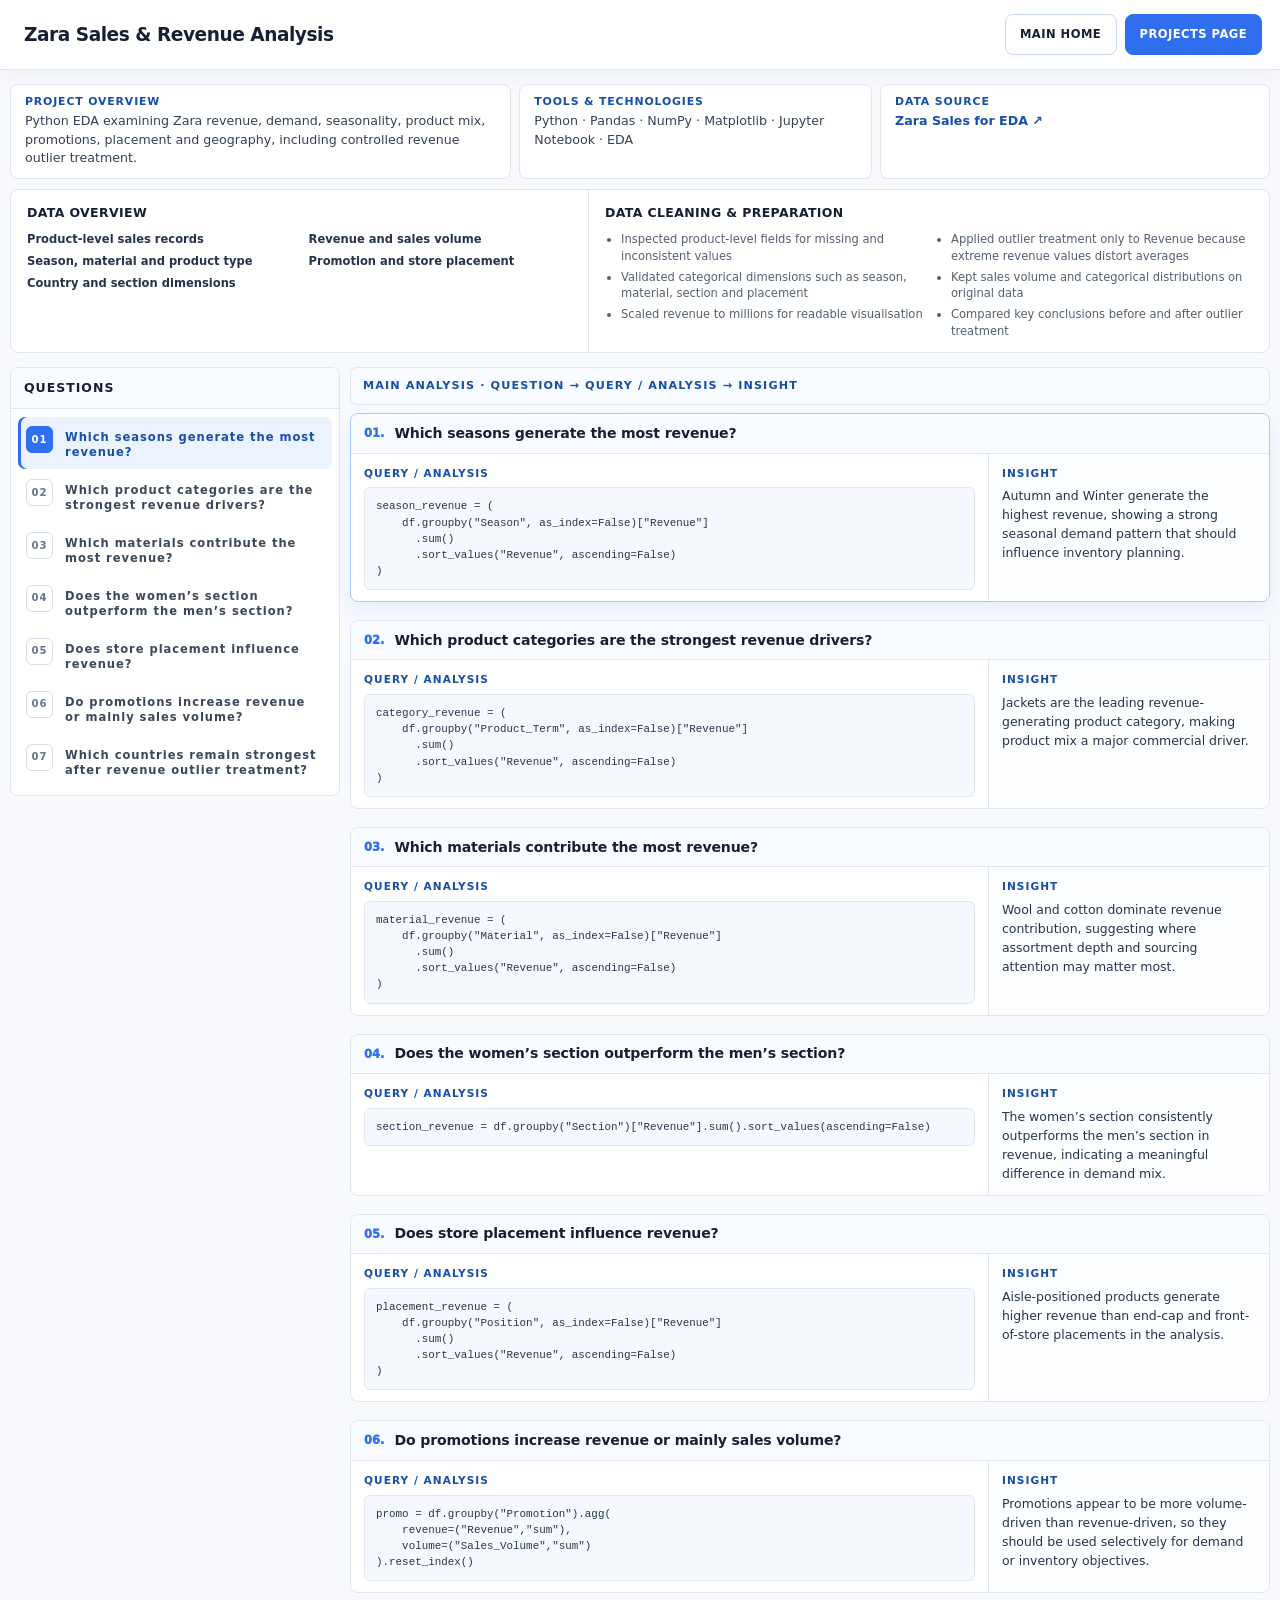
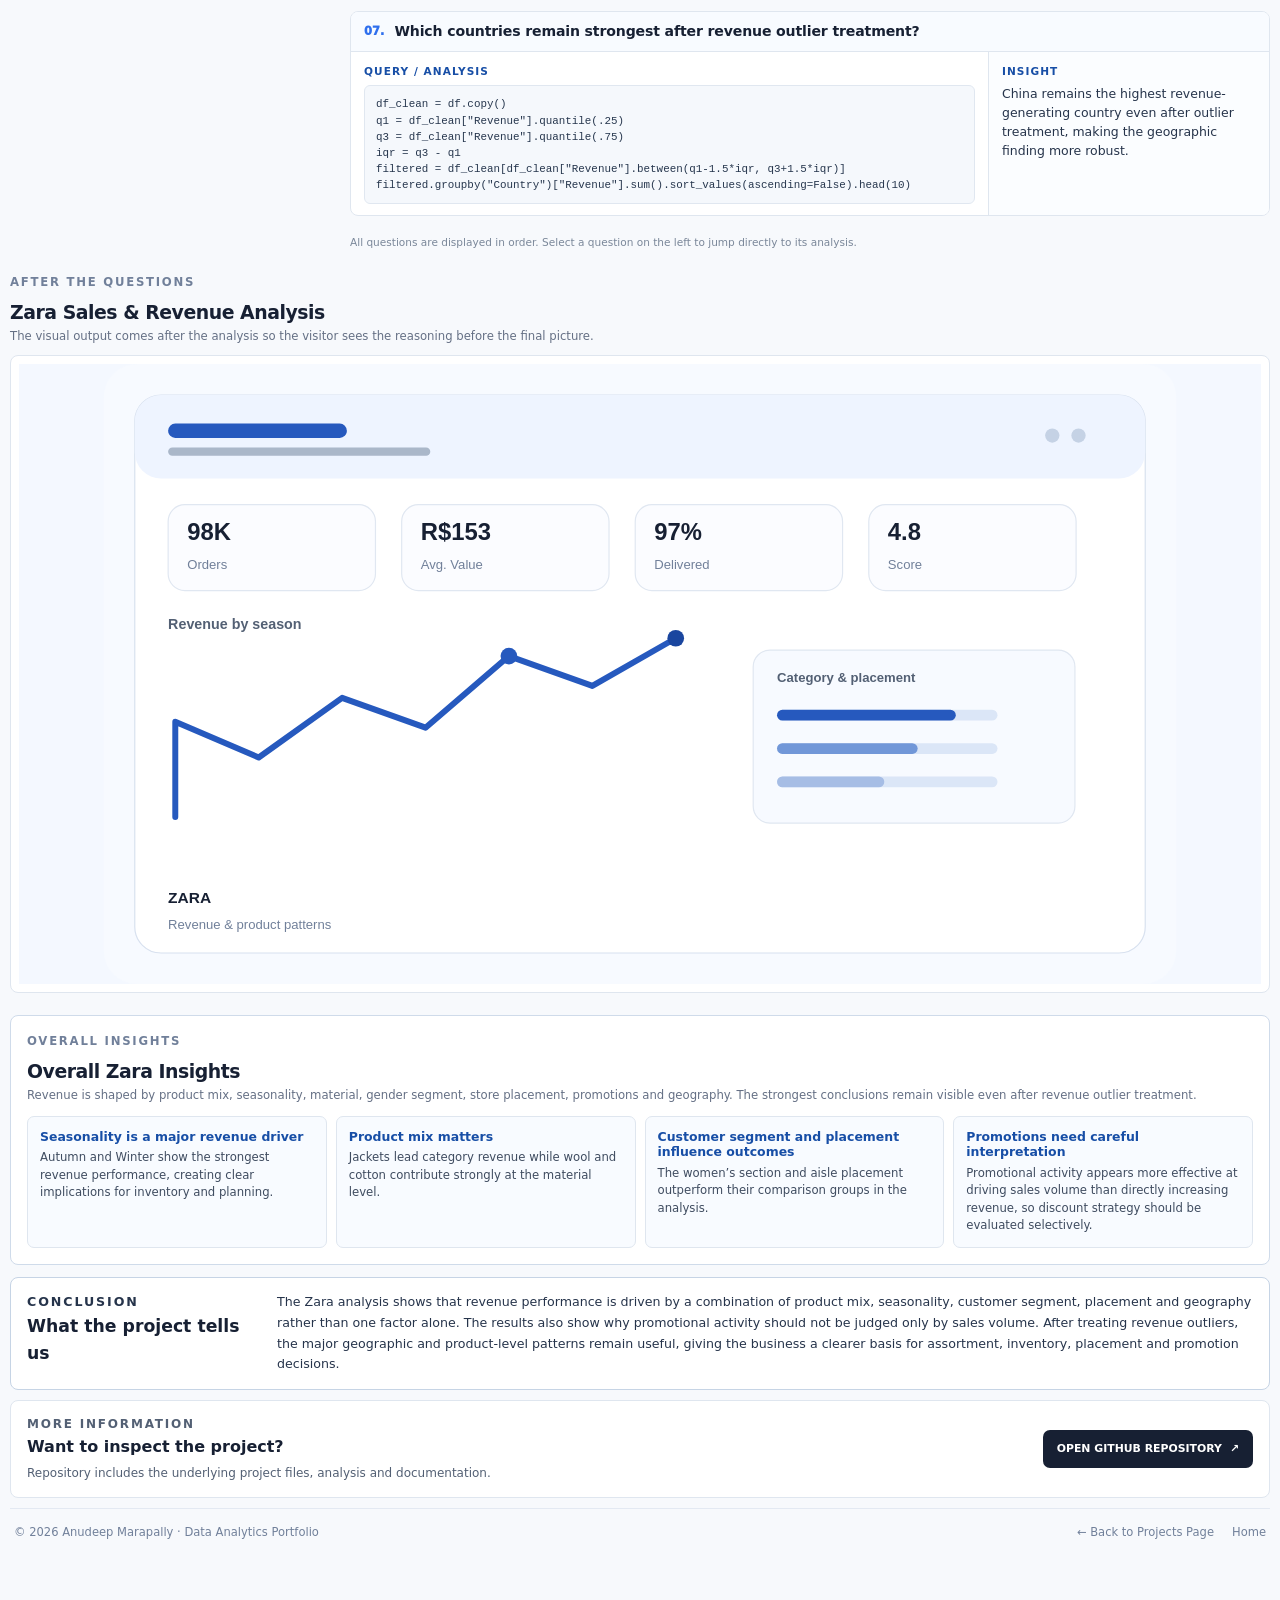
<file: zara-sales-revenue-analysis.html>
<!DOCTYPE html>
<html lang="en"><head><meta charset="utf-8"/><meta content="width=device-width,initial-scale=1.0" name="viewport"/><meta content="Zara Sales &amp; Revenue Analysis — Anudeep Marapally" name="description"/><title>Zara Sales &amp; Revenue Analysis | Anudeep Marapally</title><link href="style.css" rel="stylesheet"/>
<style>
.project-page{--pp-bg:#f7f9fc;--pp-card:#fff;--pp-text:#172033;--pp-muted:#657085;--pp-blue:#2f6fed;--pp-blue2:#174ea6;--pp-line:#dfe6ef;--pp-soft:#eef5ff;background:var(--pp-bg);color:var(--pp-text);min-height:100vh}
.project-page *{box-sizing:border-box}.project-page a{text-decoration:none;color:inherit}.project-header{position:sticky;top:0;z-index:30;display:grid;grid-template-columns:minmax(280px,1fr) auto;align-items:stretch;min-height:70px;background:#fff;border-bottom:1px solid var(--pp-line);box-shadow:0 4px 18px rgba(35,59,91,.05)}
.project-title{display:flex;align-items:center;padding:14px 24px;font-size:1.16rem;font-weight:850;letter-spacing:-.025em;min-width:0}.project-title span{overflow:hidden;text-overflow:ellipsis;white-space:nowrap}.project-actions{display:flex;align-items:center;gap:8px;padding:10px 18px}.project-action{display:inline-flex;align-items:center;justify-content:center;min-width:112px;padding:10px 14px;border:1px solid #c9d7ec;border-radius:8px;background:#fff;color:#244d8e;font-size:.72rem;font-weight:850;letter-spacing:.04em}.project-action.primary{background:var(--pp-blue);border-color:var(--pp-blue);color:#fff}.project-action:hover{transform:translateY(-1px);box-shadow:0 5px 15px rgba(47,111,237,.14)}
.project-main{width:min(1540px,100%);margin:0 auto;padding:14px 16px 65px}.project-cards{display:grid;grid-template-columns:1.35fr .95fr 1.05fr;gap:10px;margin-bottom:10px}.info-card{min-height:82px;padding:12px 16px;border:1px solid var(--pp-line);border-radius:8px;background:#fff}.card-label{display:block;margin-bottom:6px;color:#3b67b1;font-size:.66rem;font-weight:900;letter-spacing:.1em;text-transform:uppercase}.info-card p{margin:0;color:#4e5b6f;font-size:.78rem;line-height:1.45}.info-card a{color:var(--pp-blue);font-weight:800}.data-area{display:grid;grid-template-columns:1fr 1.18fr;gap:0;border:1px solid var(--pp-line);border-radius:8px;background:#fff;margin-bottom:14px}.data-block{padding:13px 16px;min-width:0}.data-block+.data-block{border-left:1px solid var(--pp-line)}.data-block h3{margin:0 0 8px;font-size:.78rem;letter-spacing:.03em}.data-grid{display:grid;grid-template-columns:repeat(2,minmax(0,1fr));gap:5px 18px}.data-item{font-size:.72rem;color:#536074;line-height:1.45}.data-item b{color:#26344b}.clean-list{margin:0;padding-left:16px;color:#536074;font-size:.72rem;line-height:1.45;columns:2;column-gap:28px}.clean-list li{break-inside:avoid;margin-bottom:4px}
.analysis-shell{display:grid;grid-template-columns:292px minmax(0,1fr);gap:12px;align-items:start}.question-sidebar{position:sticky;top:84px;max-height:calc(100vh - 98px);overflow:auto;border:1px solid var(--pp-line);border-radius:8px;background:#fff}.questions-heading{display:flex;justify-content:space-between;align-items:center;padding:12px 14px;border-bottom:1px solid var(--pp-line);font-size:.72rem;font-weight:900;letter-spacing:.08em}.questions-heading small{color:#7b8799;font-size:.58rem;letter-spacing:.05em}.question-list{padding:7px}.question-link{width:100%;display:grid;grid-template-columns:31px 1fr;gap:8px;align-items:start;text-align:left;padding:8px 7px;margin:1px 0;border:0;border-radius:7px;background:transparent;color:#566276;cursor:pointer}.question-link span{display:grid;place-items:center;width:27px;height:27px;border:1px solid #d6deea;border-radius:6px;color:#65758c;font-size:.63rem;font-weight:900}.question-link strong{font-size:.69rem;line-height:1.3;font-weight:700;padding-top:4px}.question-link:hover{background:#f2f7ff;color:#2457aa}.question-link:focus,.question-link:active{background:#eaf3ff;color:#1d55b0;box-shadow:inset 3px 0 0 var(--pp-blue)}.question-link:focus span,.question-link:active span{background:var(--pp-blue);border-color:var(--pp-blue);color:#fff}
.analysis-main{min-width:0}.main-tab-label{margin:0 0 8px;padding:9px 12px;border:1px solid var(--pp-line);border-radius:7px;background:#fff;color:#5d6b80;font-size:.67rem;font-weight:900;letter-spacing:.1em}.question-panel{scroll-margin-top:90px;margin-bottom:10px;border:1px solid var(--pp-line);border-radius:8px;background:#fff;overflow:hidden}.question-panel + .question-panel{position:relative;margin-top:14px}.question-panel + .question-panel::before{content:"";position:absolute;left:0;right:0;top:-8px;height:1px;background:#cbd7e8}.question-panel:target{border-color:#9fc2fb;box-shadow:0 8px 22px rgba(47,111,237,.08)}.question-head{display:flex;align-items:center;gap:10px;padding:9px 12px;border-bottom:1px solid var(--pp-line);background:#fbfdff}.q-num{flex:0 0 auto;color:var(--pp-blue);font-size:.7rem;font-weight:950}.question-head h2{margin:0;font-size:.82rem;line-height:1.2;white-space:nowrap;overflow:hidden;text-overflow:ellipsis;letter-spacing:-.01em}.question-body{display:grid;grid-template-columns:minmax(0,1.7fr) minmax(260px,.75fr);gap:0}.query-block{min-width:0;padding:11px 13px}.insight-block{padding:11px 13px;border-left:1px solid var(--pp-line);background:#fbfdff}.block-label{margin-bottom:6px;color:#3266b8;font-size:.61rem;font-weight:900;letter-spacing:.1em}.query-block pre{margin:0;max-height:none;overflow:visible;white-space:pre-wrap;word-break:break-word;background:#f5f8fc;border:1px solid #e0e7f0;border-radius:6px;padding:10px 11px;color:#26364d;font:500 .64rem/1.42 ui-monospace,SFMono-Regular,Menlo,Monaco,Consolas,"Liberation Mono",monospace}.insight-block p{margin:0;color:#4f5c70;font-size:.74rem;line-height:1.52}.insight-highlight{color:#137b4b;font-weight:850}.analysis-note{margin:8px 0 0;color:#7a8799;font-size:.66rem}
.dashboard-section{margin-top:22px;scroll-margin-top:90px}.section-heading{margin-bottom:9px}.section-heading h2{margin:0 0 4px;font-size:1.18rem;letter-spacing:-.025em}.section-heading p:last-child{margin:0;color:var(--pp-muted);font-size:.73rem}.dashboard-frame{border:1px solid var(--pp-line);border-radius:8px;background:#fff;overflow:hidden;padding:8px}.dashboard-frame img{display:block;width:100%;max-height:620px;object-fit:contain;background:#f4f8ff}.dashboard-frame .dash-placeholder{min-height:280px;display:grid;place-items:center;color:#71809a;background:#f4f8ff;font-size:.8rem}.dashboard-link-row{display:flex;justify-content:flex-end;margin-top:8px}.dashboard-link{display:inline-flex;padding:9px 14px;border-radius:7px;background:var(--pp-blue);color:#fff!important;font-size:.68rem;font-weight:900}.conclusion-section,.repo-section{margin-top:10px;padding:14px 16px;border:1px solid var(--pp-line);border-radius:8px;background:#fff}.conclusion-section{display:grid;grid-template-columns:230px 1fr;gap:20px;align-items:start}.conclusion-section h2,.repo-section h2{margin:0 0 5px;font-size:1rem}.conclusion-section p,.repo-section p{margin:0;color:#536074;font-size:.75rem;line-height:1.55}.repo-section{display:flex;justify-content:space-between;align-items:center;gap:20px}.github-button{display:inline-flex;align-items:center;gap:8px;white-space:nowrap;padding:10px 14px;border-radius:7px;background:#172033;color:#fff!important;font-size:.68rem;font-weight:900}.detail-footer{display:flex;justify-content:space-between;margin-top:10px;padding:14px 4px;color:#71809a;font-size:.72rem}.detail-footer a:hover{color:var(--pp-blue)}.detail-footer .footer-links{display:flex;gap:18px;align-items:center}.detail-footer span{white-space:nowrap}
@media(max-width:1000px){.project-cards{grid-template-columns:1fr 1fr}.project-cards .info-card:first-child{grid-column:1/-1}.analysis-shell{grid-template-columns:250px minmax(0,1fr)}.question-body{grid-template-columns:1fr}.insight-block{border-left:0;border-top:1px solid var(--pp-line)}}
@media(max-width:760px){.project-header{position:relative;grid-template-columns:1fr}.project-title{padding:13px 16px}.project-actions{padding:0 16px 12px}.project-action{flex:1}.project-main{padding:10px 10px 45px}.project-cards{grid-template-columns:1fr}.project-cards .info-card:first-child{grid-column:auto}.data-area{grid-template-columns:1fr}.data-block+.data-block{border-left:0;border-top:1px solid var(--pp-line)}.clean-list{columns:1}.analysis-shell{display:block}.question-sidebar{position:relative;top:auto;max-height:none;margin-bottom:10px}.question-list{display:grid;grid-template-columns:1fr 1fr;gap:2px}.question-link{margin:0}.question-head h2{white-space:normal}.question-body{grid-template-columns:1fr}.insight-block{border-left:0;border-top:1px solid var(--pp-line)}.conclusion-section{grid-template-columns:1fr;gap:8px}.repo-section{display:grid}.github-button{justify-content:center}}
</style>
<style>
/* v12 project-detail refinements */
.project-page .project-main{width:min(1680px,100%);padding-left:10px;padding-right:10px}
.project-page .project-cards{gap:8px}
.project-page .info-card{min-height:68px;padding:10px 14px}
.project-page .card-label{font-size:.72rem;color:#1d55b0;letter-spacing:.075em;margin-bottom:4px}
.project-page .info-card p{font-size:.82rem;color:#26344b;line-height:1.42;font-weight:560}
.project-page .info-card a{color:#174ea6;font-weight:800}
.project-page .questions-heading{padding:10px 13px;color:#172033;font-size:.78rem;background:#f8fbff}
.project-page .questions-heading small{display:none}
.project-page .analysis-shell{grid-template-columns:330px minmax(0,1fr);gap:10px}
.project-page .question-sidebar{top:82px}
.project-page .question-link{padding:9px 8px}
.project-page .question-link strong{font-size:.72rem;color:#3b485c}
.project-page .question-link.active{background:#eaf3ff;color:#174ea6;box-shadow:inset 3px 0 0 #2f6fed}
.project-page .question-link.active strong{color:#174ea6;font-weight:850}
.project-page .question-link.active span{background:#2f6fed;border-color:#2f6fed;color:#fff}
.project-page .question-panel{margin-bottom:18px}
.project-page .question-panel + .question-panel{margin-top:18px}
.project-page .question-panel + .question-panel::before{top:-10px;background:#9eb1ca;height:2px}
.project-page .question-panel.is-active{border-color:#a9c8f7;box-shadow:0 7px 20px rgba(47,111,237,.08)}
.project-page .question-head{padding:10px 13px;background:#f8fbff}
.project-page .question-head h2{font-size:.88rem;color:#172033}
.project-page .q-num{font-size:.72rem}
.project-page .block-label{font-size:.66rem;color:#174ea6}
.project-page .query-block pre{font-size:.68rem;line-height:1.48}
.project-page .insight-block p{font-size:.78rem;color:#26344b}
.project-page .main-tab-label{font-size:.7rem;color:#174ea6;background:#f8fbff;font-weight:900}
.project-page .overall-insights{margin-top:22px;padding:16px;border:1px solid #cfdbea;border-radius:8px;background:#fff}
.project-page .overall-insights .section-heading{margin-bottom:11px}
.project-page .overall-insights .section-heading h2{color:#172033}
.project-page .overall-grid{display:grid;grid-template-columns:repeat(4,minmax(0,1fr));gap:9px}
.project-page .overall-item{padding:12px;border:1px solid #dfe6ef;border-radius:7px;background:#f8fbff}
.project-page .overall-item h3{margin:0 0 5px;color:#174ea6;font-size:.78rem;line-height:1.25}
.project-page .overall-item p{margin:0;color:#3f4c60;font-size:.73rem;line-height:1.5}
.project-page .overall-intro{margin:0;color:#536074;font-size:.76rem;line-height:1.55}
.project-page .conclusion-section{margin-top:12px;border-color:#c6d4e5;background:#fff}
.project-page .conclusion-section h2{color:#172033;font-size:1.08rem}
.project-page .conclusion-section p{font-size:.79rem;color:#26344b;line-height:1.65}
@media(max-width:1100px){.project-page .analysis-shell{grid-template-columns:285px minmax(0,1fr)}.project-page .overall-grid{grid-template-columns:1fr 1fr}}
@media(max-width:760px){.project-page .project-main{padding-left:10px;padding-right:10px}.project-page .analysis-shell{grid-template-columns:1fr}.project-page .overall-grid{grid-template-columns:1fr}}
</style>
<style>
/* Project-view responsive fix: questions are always one per row.
   On smaller screens the Questions panel sits above Main Analysis. */
.project-page .question-list{
  display:block !important;
}
.project-page .question-link{
  display:grid !important;
  grid-template-columns:31px minmax(0,1fr) !important;
  width:100% !important;
  margin:1px 0 !important;
}
@media (max-width:900px){
  .project-page .analysis-shell{
    display:block !important;
  }
  .project-page .question-sidebar{
    position:relative !important;
    top:auto !important;
    max-height:none !important;
    width:100% !important;
    margin-bottom:10px !important;
  }
  .project-page .analysis-main{
    width:100% !important;
  }
}
</style>

</head><body class="project-page" id="top">
<header class="project-header"><a class="project-title" href="projects.html"><span>Zara Sales &amp; Revenue Analysis</span></a><div class="project-actions"><a class="project-action" href="index.html">MAIN HOME</a><a class="project-action primary" href="projects.html">PROJECTS PAGE</a></div></header>
<main class="project-main">
<section class="project-cards"><div class="info-card"><span class="card-label">PROJECT OVERVIEW</span><p>Python EDA examining Zara revenue, demand, seasonality, product mix, promotions, placement and geography, including controlled revenue outlier treatment.</p></div><div class="info-card"><span class="card-label">TOOLS &amp; TECHNOLOGIES</span><p>Python · Pandas · NumPy · Matplotlib · Jupyter Notebook · EDA</p></div><div class="info-card"><span class="card-label">DATA SOURCE</span><p><a href="https://www.kaggle.com/datasets/marixe/zara-sales-for-eda" rel="noopener noreferrer" target="_blank">Zara Sales for EDA ↗</a></p></div></section>
<section class="data-area"><div class="data-block"><h3>DATA OVERVIEW</h3><div class="data-grid"><div class="data-item"><b>Product-level sales records</b></div><div class="data-item"><b>Revenue and sales volume</b></div><div class="data-item"><b>Season, material and product type</b></div><div class="data-item"><b>Promotion and store placement</b></div><div class="data-item"><b>Country and section dimensions</b></div></div></div><div class="data-block"><h3>DATA CLEANING &amp; PREPARATION</h3><ul class="clean-list"><li>Inspected product-level fields for missing and inconsistent values</li><li>Validated categorical dimensions such as season, material, section and placement</li><li>Scaled revenue to millions for readable visualisation</li><li>Applied outlier treatment only to Revenue because extreme revenue values distort averages</li><li>Kept sales volume and categorical distributions on original data</li><li>Compared key conclusions before and after outlier treatment</li></ul></div></section>
<section class="analysis-shell"><aside class="question-sidebar"><div class="questions-heading"><span>QUESTIONS</span></div><nav aria-label="Project questions" class="question-list"><a class="question-link" href="#q1"><span>01</span><strong>Which seasons generate the most revenue?</strong></a><a class="question-link" href="#q2"><span>02</span><strong>Which product categories are the strongest revenue drivers?</strong></a><a class="question-link" href="#q3"><span>03</span><strong>Which materials contribute the most revenue?</strong></a><a class="question-link" href="#q4"><span>04</span><strong>Does the women’s section outperform the men’s section?</strong></a><a class="question-link" href="#q5"><span>05</span><strong>Does store placement influence revenue?</strong></a><a class="question-link" href="#q6"><span>06</span><strong>Do promotions increase revenue or mainly sales volume?</strong></a><a class="question-link" href="#q7"><span>07</span><strong>Which countries remain strongest after revenue outlier treatment?</strong></a></nav></aside><section class="analysis-main"><div class="main-tab-label">MAIN ANALYSIS · QUESTION → QUERY / ANALYSIS → INSIGHT</div><article class="question-panel" id="q1">
<div class="question-head"><span class="q-num">01.</span><h2>Which seasons generate the most revenue?</h2></div>
<div class="question-body"><section class="query-block"><div class="block-label">QUERY / ANALYSIS</div><pre><code>season_revenue = (
    df.groupby("Season", as_index=False)["Revenue"]
      .sum()
      .sort_values("Revenue", ascending=False)
)</code></pre></section><section class="insight-block"><div class="block-label">INSIGHT</div><p>Autumn and Winter generate the highest revenue, showing a strong seasonal demand pattern that should influence inventory planning.</p></section></div></article><article class="question-panel" id="q2">
<div class="question-head"><span class="q-num">02.</span><h2>Which product categories are the strongest revenue drivers?</h2></div>
<div class="question-body"><section class="query-block"><div class="block-label">QUERY / ANALYSIS</div><pre><code>category_revenue = (
    df.groupby("Product_Term", as_index=False)["Revenue"]
      .sum()
      .sort_values("Revenue", ascending=False)
)</code></pre></section><section class="insight-block"><div class="block-label">INSIGHT</div><p>Jackets are the leading revenue-generating product category, making product mix a major commercial driver.</p></section></div></article><article class="question-panel" id="q3">
<div class="question-head"><span class="q-num">03.</span><h2>Which materials contribute the most revenue?</h2></div>
<div class="question-body"><section class="query-block"><div class="block-label">QUERY / ANALYSIS</div><pre><code>material_revenue = (
    df.groupby("Material", as_index=False)["Revenue"]
      .sum()
      .sort_values("Revenue", ascending=False)
)</code></pre></section><section class="insight-block"><div class="block-label">INSIGHT</div><p>Wool and cotton dominate revenue contribution, suggesting where assortment depth and sourcing attention may matter most.</p></section></div></article><article class="question-panel" id="q4">
<div class="question-head"><span class="q-num">04.</span><h2>Does the women’s section outperform the men’s section?</h2></div>
<div class="question-body"><section class="query-block"><div class="block-label">QUERY / ANALYSIS</div><pre><code>section_revenue = df.groupby("Section")["Revenue"].sum().sort_values(ascending=False)</code></pre></section><section class="insight-block"><div class="block-label">INSIGHT</div><p>The women’s section consistently outperforms the men’s section in revenue, indicating a meaningful difference in demand mix.</p></section></div></article><article class="question-panel" id="q5">
<div class="question-head"><span class="q-num">05.</span><h2>Does store placement influence revenue?</h2></div>
<div class="question-body"><section class="query-block"><div class="block-label">QUERY / ANALYSIS</div><pre><code>placement_revenue = (
    df.groupby("Position", as_index=False)["Revenue"]
      .sum()
      .sort_values("Revenue", ascending=False)
)</code></pre></section><section class="insight-block"><div class="block-label">INSIGHT</div><p>Aisle-positioned products generate higher revenue than end-cap and front-of-store placements in the analysis.</p></section></div></article><article class="question-panel" id="q6">
<div class="question-head"><span class="q-num">06.</span><h2>Do promotions increase revenue or mainly sales volume?</h2></div>
<div class="question-body"><section class="query-block"><div class="block-label">QUERY / ANALYSIS</div><pre><code>promo = df.groupby("Promotion").agg(
    revenue=("Revenue","sum"),
    volume=("Sales_Volume","sum")
).reset_index()</code></pre></section><section class="insight-block"><div class="block-label">INSIGHT</div><p>Promotions appear to be more volume-driven than revenue-driven, so they should be used selectively for demand or inventory objectives.</p></section></div></article><article class="question-panel" id="q7">
<div class="question-head"><span class="q-num">07.</span><h2>Which countries remain strongest after revenue outlier treatment?</h2></div>
<div class="question-body"><section class="query-block"><div class="block-label">QUERY / ANALYSIS</div><pre><code>df_clean = df.copy()
q1 = df_clean["Revenue"].quantile(.25)
q3 = df_clean["Revenue"].quantile(.75)
iqr = q3 - q1
filtered = df_clean[df_clean["Revenue"].between(q1-1.5*iqr, q3+1.5*iqr)]
filtered.groupby("Country")["Revenue"].sum().sort_values(ascending=False).head(10)</code></pre></section><section class="insight-block"><div class="block-label">INSIGHT</div><p>China remains the highest revenue-generating country even after outlier treatment, making the geographic finding more robust.</p></section></div></article><p class="analysis-note">All questions are displayed in order. Select a question on the left to jump directly to its analysis.</p></section></section>
<section class="dashboard-section"><div class="section-heading"><p class="eyebrow">AFTER THE QUESTIONS</p><h2>Zara Sales &amp; Revenue Analysis</h2><p>The visual output comes after the analysis so the visitor sees the reasoning before the final picture.</p></div><div class="dashboard-frame"><img alt="Zara Sales &amp; Revenue Analysis" src="thumb-zara.svg"/></div></section>
<section class="overall-insights"><div class="section-heading"><p class="eyebrow">OVERALL INSIGHTS</p><h2>Overall Zara Insights</h2><p class="overall-intro">Revenue is shaped by product mix, seasonality, material, gender segment, store placement, promotions and geography. The strongest conclusions remain visible even after revenue outlier treatment.</p></div><div class="overall-grid"><article class="overall-item"><h3>Seasonality is a major revenue driver</h3><p>Autumn and Winter show the strongest revenue performance, creating clear implications for inventory and planning.</p></article><article class="overall-item"><h3>Product mix matters</h3><p>Jackets lead category revenue while wool and cotton contribute strongly at the material level.</p></article><article class="overall-item"><h3>Customer segment and placement influence outcomes</h3><p>The women’s section and aisle placement outperform their comparison groups in the analysis.</p></article><article class="overall-item"><h3>Promotions need careful interpretation</h3><p>Promotional activity appears more effective at driving sales volume than directly increasing revenue, so discount strategy should be evaluated selectively.</p></article></div></section><section class="conclusion-section"><div><p class="eyebrow">CONCLUSION</p><h2>What the project tells us</h2></div><p>The Zara analysis shows that revenue performance is driven by a combination of product mix, seasonality, customer segment, placement and geography rather than one factor alone. The results also show why promotional activity should not be judged only by sales volume. After treating revenue outliers, the major geographic and product-level patterns remain useful, giving the business a clearer basis for assortment, inventory, placement and promotion decisions.</p></section>
<section class="repo-section"><div><p class="eyebrow">MORE INFORMATION</p><h2>Want to inspect the project?</h2><p>Repository includes the underlying project files, analysis and documentation.</p></div><a class="github-button" href="https://github.com/Anudeep-Marapally/Zara_Sales_Revenue_Analysis" rel="noopener noreferrer" target="_blank">OPEN GITHUB REPOSITORY <span>↗</span></a></section>
<footer class="site-footer detail-footer"><span>© 2026 Anudeep Marapally · Data Analytics Portfolio</span><div class="footer-links"><a href="projects.html">← Back to Projects Page</a><a href="index.html">Home</a></div></footer>
</main>
</html>

<style>
/* v13 project-detail-only refinements: synchronized question navigation + consistent tab typography */
.project-page .question-sidebar{
  position:sticky;
  top:84px;
  max-height:calc(100vh - 98px);
  overflow-y:auto;
  overscroll-behavior:contain;
  scrollbar-width:thin;
}
.project-page .question-link{
  transition:background-color .18s ease, color .18s ease, box-shadow .18s ease, transform .18s ease;
}
.project-page .question-link.active{
  background:#eaf3ff;
  color:#174ea6;
  box-shadow:inset 3px 0 0 #2f6fed;
}
.project-page .question-link.active strong{color:#174ea6;font-weight:850}
.project-page .question-link.active span{background:#2f6fed;border-color:#2f6fed;color:#fff}
.project-page .question-sidebar .question-link.active{
  scroll-margin-top:8px;
  scroll-margin-bottom:8px;
}

/* Keep the three top information tabs visually consistent: clear title vs matter hierarchy. */
.project-page .info-card{font-family:Inter,ui-sans-serif,system-ui,-apple-system,"Segoe UI",Roboto,Arial,sans-serif}
.project-page .info-card .card-label{
  color:#174ea6;
  font-size:.68rem;
  line-height:1.2;
  font-weight:800;
  letter-spacing:.08em;
  text-transform:uppercase;
}
.project-page .info-card p{
  color:#334155;
  font-size:.79rem;
  line-height:1.48;
  font-weight:500;
}
.project-page .info-card a{color:#174ea6;font-weight:650}
</style>
<script>
document.addEventListener('DOMContentLoaded', function () {
  const panels = Array.from(document.querySelectorAll('.question-panel[id]'));
  const links = Array.from(document.querySelectorAll('.question-link[href^="#"]'));
  const sidebar = document.querySelector('.question-sidebar');
  if (!panels.length || !links.length) return;

  const linkFor = (id) => links.find(link => link.getAttribute('href') === '#' + id);

  const setActive = (id, moveSidebar = true) => {
    links.forEach(link => {
      const active = link.getAttribute('href') === '#' + id;
      link.classList.toggle('active', active);
      if (active) link.setAttribute('aria-current', 'step');
      else link.removeAttribute('aria-current');
    });

    panels.forEach(panel => panel.classList.toggle('is-active', panel.id === id));

    // Keep the active question visible inside the left panel. This makes the
    // question list travel with the analysis instead of appearing frozen.
    if (moveSidebar) {
      const activeLink = linkFor(id);
      if (activeLink && sidebar) {
        const linkRect = activeLink.getBoundingClientRect();
        const sideRect = sidebar.getBoundingClientRect();
        const heading = sidebar.querySelector('.questions-heading');
        const headingHeight = heading ? heading.getBoundingClientRect().height : 0;
        const topLimit = sideRect.top + headingHeight + 6;
        const bottomLimit = sideRect.bottom - 8;
        if (linkRect.top < topLimit || linkRect.bottom > bottomLimit) {
          activeLink.scrollIntoView({behavior:'smooth', block:'nearest'});
        }
      }
    }
  };

  // Pick the question whose heading is closest to the reading position.
  const updateFromScroll = () => {
    const marker = window.scrollY + Math.min(150, window.innerHeight * 0.24);
    let current = panels[0];
    for (const panel of panels) {
      if (panel.offsetTop <= marker) current = panel;
      else break;
    }
    setActive(current.id, true);
  };

  let ticking = false;
  window.addEventListener('scroll', () => {
    if (!ticking) {
      window.requestAnimationFrame(() => {
        updateFromScroll();
        ticking = false;
      });
      ticking = true;
    }
  }, {passive:true});

  links.forEach(link => {
    link.addEventListener('click', function (event) {
      event.preventDefault();
      const id = this.getAttribute('href').slice(1);
      const target = document.getElementById(id);
      if (!target) return;
      setActive(id, true);
      target.scrollIntoView({behavior:'smooth', block:'start'});
      history.replaceState(null, '', '#' + id);
    });
  });

  // Respect a question hash when the page opens; otherwise start at Q1.
  const initial = window.location.hash ? window.location.hash.slice(1) : panels[0].id;
  const initialPanel = document.getElementById(initial) || panels[0];
  setActive(initialPanel.id, true);
  if (window.location.hash && initialPanel) {
    setTimeout(() => initialPanel.scrollIntoView({behavior:'auto', block:'start'}), 0);
  }
});
</script>
</body></html>
</file>
<file: style.css>
* {
  box-sizing: border-box;
}

:root {
  --bg: #f8fafc;
  --panel: #ffffff;
  --text: #172033;
  --muted: #657085;
  --soft: #edf4ff;
  --blue: #2f6fed;
  --blue-dark: #2158c7;
  --border: #e3e9f2;
  --shadow: 0 12px 40px rgba(42, 75, 120, 0.08);
}

html {
  scroll-behavior: smooth;
}

body {
  margin: 0;
  font-family: Inter, ui-sans-serif, system-ui, -apple-system, BlinkMacSystemFont, "Segoe UI", sans-serif;
  background: var(--bg);
  color: var(--text);
  line-height: 1.6;
}

a {
  color: inherit;
  text-decoration: none;
}

.topbar {
  position: sticky;
  top: 0;
  z-index: 20;
  height: 70px;
  display: flex;
  align-items: center;
  justify-content: space-between;
  padding: 0 5vw;
  background: rgba(248, 250, 252, 0.92);
  backdrop-filter: blur(16px);
  border-bottom: 1px solid rgba(227, 233, 242, 0.85);
}

.brand {
  font-weight: 800;
  font-size: 1.15rem;
  letter-spacing: -0.03em;
}

.brand span,
.hero h2 span {
  color: var(--blue);
}

nav {
  display: flex;
  gap: 28px;
  align-items: center;
}

nav a {
  font-size: 0.75rem;
  font-weight: 750;
  letter-spacing: 0.08em;
  color: var(--muted);
  transition: color 0.2s ease;
}

nav a:hover,
nav a.active {
  color: var(--blue);
}

.layout {
  width: min(1440px, 100%);
  margin: 0 auto;
  display: grid;
  grid-template-columns: 360px minmax(0, 1fr);
  min-height: calc(100vh - 70px);
}

.sidebar {
  padding: 46px 38px;
  background: var(--panel);
  border-right: 1px solid var(--border);
}

.photo-wrap {
  width: 116px;
  height: 116px;
  margin-bottom: 24px;
}

.photo-placeholder {
  width: 100%;
  height: 100%;
  border-radius: 50%;
  display: grid;
  place-items: center;
  background: linear-gradient(145deg, #dbeaff, #eef5ff);
  border: 5px solid #fff;
  box-shadow: 0 8px 24px rgba(47, 111, 237, 0.15);
  color: var(--blue);
  font-size: 1.5rem;
  font-weight: 800;
}

.profile h1 {
  margin: 0;
  font-size: 2rem;
  line-height: 1.15;
  letter-spacing: -0.04em;
}

.designation {
  margin: 7px 0 0;
  color: var(--text);
  font-size: 1.05rem;
  font-weight: 600;
}

.location {
  margin: 2px 0 20px;
  color: var(--muted);
  font-size: 0.92rem;
}

.socials {
  display: flex;
  gap: 9px;
  margin-bottom: 13px;
}

.icon-link {
  width: 39px;
  height: 39px;
  display: grid;
  place-items: center;
  border: 1px solid var(--border);
  border-radius: 11px;
  background: #fff;
  color: #4d5b70;
  transition: transform 0.2s ease, color 0.2s ease, border-color 0.2s ease;
}

.icon-link:hover {
  transform: translateY(-2px);
  color: var(--blue);
  border-color: #b9d0fb;
}

.icon-link svg {
  width: 19px;
  height: 19px;
  fill: currentColor;
}

.email-button {
  display: inline-flex;
  gap: 7px;
  align-items: center;
  padding: 7px 12px;
  border: 1px solid #bfd2f4;
  border-radius: 999px;
  color: var(--blue-dark);
  background: var(--soft);
  font-size: 0.82rem;
  font-weight: 700;
}

.email-button span,
.primary-button span,
.secondary-button span,
.contact-links span {
  transition: transform 0.2s ease;
}

.email-button:hover span,
.primary-button:hover span,
.secondary-button:hover span,
.contact-links a:hover span {
  transform: translateX(3px);
}

.side-section {
  margin-top: 46px;
}

.eyebrow {
  margin: 0 0 10px;
  color: #71809a;
  font-size: 0.73rem;
  font-weight: 800;
  letter-spacing: 0.15em;
}

.about-short {
  margin: 0;
  color: #4e5b6f;
  font-size: 0.95rem;
}

.skill-pills,
.hero-tools {
  display: flex;
  flex-wrap: wrap;
  gap: 8px;
}

.skill-pills span,
.hero-tools span {
  padding: 5px 10px;
  border-radius: 999px;
  background: var(--soft);
  color: var(--blue-dark);
  font-size: 0.77rem;
  font-weight: 700;
}

.education .edu-year {
  margin: 0 0 2px;
  color: var(--blue);
  font-size: 0.82rem;
  font-weight: 750;
}

.education h2 {
  margin: 0;
  font-size: 1rem;
  line-height: 1.35;
}

.education p:last-child {
  margin: 5px 0 0;
  color: var(--muted);
  font-size: 0.88rem;
}

.content {
  min-width: 0;
  padding: 0 7vw 60px;
}

.hero {
  min-height: 590px;
  display: flex;
  flex-direction: column;
  justify-content: center;
  max-width: 820px;
}

.hero h2 {
  max-width: 780px;
  margin: 0 0 20px;
  font-size: clamp(3rem, 6vw, 5.7rem);
  line-height: 0.98;
  letter-spacing: -0.065em;
}

.hero-copy {
  max-width: 650px;
  margin: 0 0 25px;
  color: var(--muted);
  font-size: 1.08rem;
}

.hero-tools {
  margin-bottom: 30px;
}

.hero-actions {
  display: flex;
  flex-wrap: wrap;
  gap: 12px;
}

.primary-button,
.secondary-button {
  display: inline-flex;
  align-items: center;
  gap: 12px;
  padding: 12px 17px;
  border-radius: 12px;
  font-size: 0.9rem;
  font-weight: 800;
}

.primary-button {
  color: white;
  background: var(--blue);
  box-shadow: 0 9px 22px rgba(47, 111, 237, 0.2);
}

.primary-button:hover {
  background: var(--blue-dark);
}

.secondary-button {
  border: 1px solid var(--border);
  background: white;
  color: var(--text);
}

.secondary-button:hover {
  border-color: #b9d0fb;
  color: var(--blue);
}

.section {
  padding: 85px 0 0;
  scroll-margin-top: 70px;
}

.section-heading h2 {
  margin: 0 0 25px;
  font-size: clamp(1.7rem, 3vw, 2.5rem);
  line-height: 1.15;
  letter-spacing: -0.04em;
}

.about-grid {
  display: grid;
  grid-template-columns: 1fr 1fr;
  gap: 18px;
}

.about-grid p {
  margin: 0;
  padding: 22px;
  border: 1px solid var(--border);
  border-radius: 16px;
  background: white;
  color: #536074;
  box-shadow: var(--shadow);
}

.about-grid strong {
  color: var(--text);
}

.career-placeholder {
  position: relative;
  padding-left: 28px;
  display: grid;
  gap: 34px;
}

.career-line {
  position: absolute;
  left: 7px;
  top: 8px;
  bottom: 8px;
  width: 2px;
  background: #d9e5f7;
}

.career-item {
  position: relative;
  display: flex;
  gap: 18px;
}

.career-dot {
  position: absolute;
  left: -28px;
  top: 7px;
  width: 16px;
  height: 16px;
  border: 4px solid var(--bg);
  border-radius: 50%;
  background: var(--blue);
  box-shadow: 0 0 0 1px #bfd2f4;
}

.career-date {
  margin: 0;
  color: var(--blue);
  font-size: 0.78rem;
  font-weight: 800;
}

.career-item h3 {
  margin: 2px 0 3px;
  font-size: 1.05rem;
}

.career-item p:last-child {
  margin: 0;
  color: var(--muted);
  font-size: 0.9rem;
}

.resume-section {
  display: flex;
  justify-content: space-between;
  align-items: center;
  gap: 30px;
  padding: 28px;
  border: 1px solid var(--border);
  border-radius: 20px;
  background: white;
  box-shadow: var(--shadow);
}

.resume-section h2 {
  margin: 0 0 5px;
  font-size: 1.45rem;
}

.resume-section p:last-child {
  margin: 0;
  color: var(--muted);
  font-size: 0.9rem;
}

.disabled {
  opacity: 0.55;
  cursor: not-allowed;
}

.contact-links {
  display: grid;
  gap: 10px;
}

.contact-links a {
  display: flex;
  justify-content: space-between;
  align-items: center;
  padding: 17px 19px;
  border: 1px solid var(--border);
  border-radius: 14px;
  background: white;
  font-weight: 700;
}

.contact-links a:hover {
  border-color: #bfd2f4;
  color: var(--blue);
}

footer {
  margin-top: 85px;
  padding-top: 25px;
  border-top: 1px solid var(--border);
  display: flex;
  justify-content: space-between;
  gap: 20px;
  color: #8490a3;
  font-size: 0.78rem;
}

footer p {
  margin: 0;
}

@media (max-width: 1000px) {
  .layout {
    grid-template-columns: 300px minmax(0, 1fr);
  }

  .sidebar {
    padding: 38px 26px;
  }

  .content {
    padding: 0 5vw 50px;
  }

  nav {
    gap: 16px;
  }
}

@media (max-width: 760px) {
  .topbar {
    height: 64px;
    padding: 0 20px;
  }

  nav {
    gap: 11px;
  }

  nav a {
    font-size: 0.62rem;
  }

  .layout {
    display: block;
  }

  .sidebar {
    border-right: 0;
    border-bottom: 1px solid var(--border);
    padding: 35px 24px;
  }

  .profile {
    text-align: center;
  }

  .photo-wrap {
    margin-left: auto;
    margin-right: auto;
  }

  .socials {
    justify-content: center;
  }

  .side-section {
    text-align: left;
    margin-top: 32px;
  }

  .content {
    padding: 0 24px 45px;
  }

  .hero {
    min-height: 500px;
  }

  .hero h2 {
    font-size: clamp(2.7rem, 13vw, 4.2rem);
  }

  .about-grid {
    grid-template-columns: 1fr;
  }

  .resume-section {
    display: block;
  }

  .resume-section .secondary-button {
    margin-top: 18px;
  }

  footer {
    display: block;
  }

  footer p + p {
    margin-top: 6px;
  }
}

@media (max-width: 520px) {
  nav a:nth-child(3),
  nav a:nth-child(4),
  nav a:nth-child(5) {
    display: none;
  }

  .hero-actions a {
    width: 100%;
    justify-content: center;
  }

  .profile h1 {
    font-size: 1.75rem;
  }
}

/* Homepage v2 refinements */
.brand {
  color: var(--text);
  letter-spacing: .08em;
  font-size: .82rem;
  font-weight: 850;
}
.sidebar {
  position: sticky;
  top: 70px;
  height: calc(100vh - 70px);
  overflow: auto;
  padding-top: 28px;
}
.photo-wrap { margin-bottom: 16px; }
.profile h1 { font-size: 1.75rem; }
.side-section { margin-top: 28px; }
.side-section.education { margin-top: 25px; }
.about-short { font-size: .86rem; line-height: 1.5; }
.skill-pills { gap: 6px; }
.skill-pills span { padding: 4px 8px; font-size: .72rem; }
.education h2 { font-size: .94rem; }
.education p:last-child { margin-top: 3px; }
.education .cgpa { color: var(--blue); font-weight: 700; }

.hero { min-height: 520px; }
.hero h2 { font-size: clamp(2.8rem, 5.2vw, 5rem); }
.hero-copy { font-size: .98rem; }

.about-main {
  max-width: 900px;
  display: grid;
  grid-template-columns: 1fr 1fr;
  gap: 15px;
}
.about-main p {
  margin: 0;
  padding: 20px;
  border: 1px solid var(--border);
  border-radius: 16px;
  background: #fff;
  color: #536074;
  font-size: .9rem;
  line-height: 1.65;
  box-shadow: var(--shadow);
}
.about-main strong { color: var(--text); }

.career-timeline {
  position: relative;
  padding-left: 30px;
  display: grid;
  gap: 38px;
  max-width: 950px;
}
.career-timeline::before {
  content: "";
  position: absolute;
  left: 7px;
  top: 8px;
  bottom: 8px;
  width: 2px;
  background: #d9e5f7;
}
.career-timeline .career-item { position: relative; display: block; }
.career-timeline .career-dot { left: -30px; }
.career-timeline .career-item h3 { font-size: 1.08rem; }
.career-timeline .career-item p:last-child {
  max-width: 850px;
  font-size: .9rem;
  line-height: 1.65;
}

@media (max-width: 760px) {
  .sidebar {
    position: relative;
    top: auto;
    height: auto;
    overflow: visible;
    padding-top: 35px;
  }
  .about-main { grid-template-columns: 1fr; }
}

/* Homepage v3 refinements */
.profile-photo {
  width: 116px;
  height: 116px;
  display: block;
  object-fit: cover;
  object-position: 50% 24%;
  border-radius: 50%;
  border: 5px solid #fff;
  box-shadow: 0 8px 24px rgba(47, 111, 237, 0.15);
}

.profile .email-button {
  width: auto;
  min-height: 39px;
  justify-content: center;
  margin: 0;
  padding: 7px 11px;
  gap: 7px;
  border-radius: 11px;
}

.profile .email-button svg {
  width: 18px;
  height: 18px;
  fill: currentColor;
  flex: 0 0 auto;
}

.profile .email-button span {
  transition: none;
}

.socials {
  align-items: center;
  flex-wrap: nowrap;
  margin-bottom: 0;
}

.content {
  padding-left: 5.5vw;
}

.hero {
  min-height: 460px;
  justify-content: flex-start;
  padding-top: 74px;
  margin-left: -20px;
  margin-bottom: 113px; /* ~3 cm visual gap before About */
}

.hero h2 {
  font-size: clamp(2.7rem, 5.4vw, 5.13rem); /* ~10% smaller */
  margin-bottom: 16px;
}

#about .section-heading h2 {
  margin-bottom: 10px;
}

#about .section-heading {
  margin-bottom: 0;
}

@media (max-width: 760px) {
  .hero {
    margin-left: 0;
    padding-top: 48px;
    margin-bottom: 72px;
  }

  .socials {
    flex-wrap: wrap;
  }
}

/* V5 requested changes only */
.email-menu {
  position: relative;
  display: inline-flex;
}
.email-button {
  cursor: pointer;
  font-family: inherit;
}
.email-button svg {
  width: 15px;
  height: 15px;
  fill: currentColor;
}
.email-options {
  display: none;
  position: absolute;
  z-index: 20;
  top: calc(100% + 7px);
  left: 0;
  min-width: 145px;
  padding: 6px;
  background: #fff;
  border: 1px solid var(--border);
  border-radius: 11px;
  box-shadow: 0 12px 28px rgba(20, 35, 60, .12);
}
.email-menu.open .email-options { display: grid; }
.email-options a {
  padding: 8px 9px;
  border-radius: 7px;
  color: var(--text);
  font-size: .78rem;
  text-decoration: none;
}
.email-options a:hover { background: var(--soft); }

.hero h2 {
  font-size: clamp(2.16rem, 4.32vw, 4.104rem);
}

/* Requested change 3: V3 was ~3 cm; increase to ~4.5 cm. */
.hero {
  margin-bottom: 170px;
}

/* Requested change 4: only tighten line spacing in the left panel. */
.sidebar .profile,
.sidebar .side-section,
.sidebar .designation,
.sidebar .location,
.sidebar .about-short,
.sidebar .education h2,
.sidebar .education p {
  line-height: 1.25;
}

/* V7 requested changes only */
.edu-meta{display:flex;align-items:center;gap:16px;margin-top:6px;color:var(--muted);font-size:.88rem;}
.edu-meta span+span::before{content:"•";margin-right:16px;}
/* Small visual reposition; document flow and existing spacing are preserved. */
.hero{position:relative;left:-42.2px;top:-42.2px;}
@media(max-width:1000px){.hero{left:-40px;top:-55px;}}
@media(max-width:760px){.hero{left:0;top:-35px;}}
</file>
